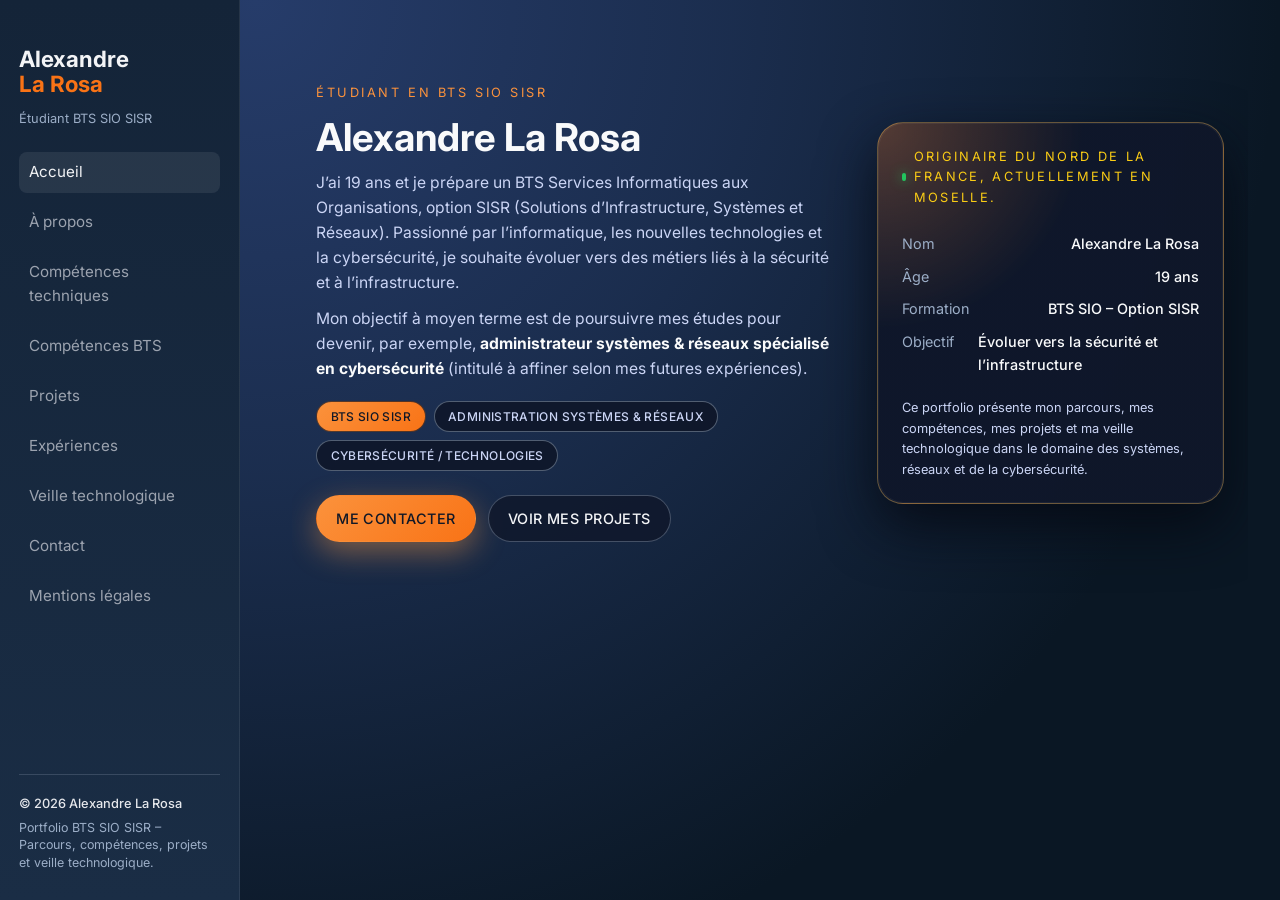
<file: Portfolio/index.html>
<!-- index.html -->
<!DOCTYPE html>
<html lang="fr">
<head>
    <meta charset="UTF-8">
    <title>Portfolio - Alexandre La Rosa</title>
    <meta name="viewport" content="width=device-width, initial-scale=1.0">
    <meta name="description" content="Portfolio d'Alexandre La Rosa, étudiant en BTS SIO SISR, passionné par l'administration systèmes & réseaux et la cybersécurité.">
    <!-- Police Google Fonts (optionnel, peut être modifié) -->
    <link rel="preconnect" href="https://fonts.googleapis.com">
    <link rel="preconnect" href="https://fonts.gstatic.com" crossorigin>
    <link href="https://fonts.googleapis.com/css2?family=Inter:wght@300;400;500;600;700&display=swap" rel="stylesheet">
    
    <link rel="stylesheet" href="css/base.css">
</head>
<body>

    <header class="mobile-header" aria-label="Navigation mobile">
  <button class="mobile-burger" id="mobileBurger" aria-expanded="false" aria-controls="mobileMenu">☰</button>

  <nav class="mobile-menu" id="mobileMenu" aria-hidden="true">
    <a class="mobile-link" href="#accueil">Accueil</a>
    <a class="mobile-link" href="#a-propos">À propos</a>
    <a class="mobile-link" href="#competences-techniques">Compétences techniques</a>
    <a class="mobile-link" href="#competences-bts">Compétences BTS</a>
    <a class="mobile-link" href="#projets">Projets</a>
    <a class="mobile-link" href="#experiences">Expériences</a>
    <a class="mobile-link" href="#veille">Veille technologique</a>
    <a class="mobile-link" href="#contact">Contact</a>
    <a class="mobile-link" href="#mentions-legales">Mentions légales</a>
  </nav>
</header>

<div class="mobile-footer" id="mobileFooter" aria-hidden="true">
  <button class="mobile-footer-fab" id="mobileFooterToggle"
          aria-expanded="false" aria-controls="mobileFooterPanel"
          aria-label="Informations">
    ⓘ
  </button>

  <div class="mobile-footer-panel" id="mobileFooterPanel">
    <div class="mobile-footer-content">
      <div><strong>© 2025 Alexandre La Rosa</strong></div>
      <div style="opacity:.85; margin-top:.5rem;">
        Portfolio BTS SIO SISR – Parcours, compétences, projets et veille technologique.
      </div>
      <div style="opacity:.7; margin-top:.5rem;">Moselle, France</div>
    </div>
  </div>
</div>

    <!-- Sidebar latérale -->
    <aside class="sidebar">
        <div class="sidebar-header">
            <h2>Alexandre<br><span>La Rosa</span></h2>
            <p>Étudiant BTS SIO SISR</p>
        </div>
        <nav class="sidebar-nav">
            <a href="#accueil" class="sidebar-link active">Accueil</a>
            <a href="#a-propos" class="sidebar-link">À propos</a>
            <a href="#competences-techniques" class="sidebar-link">Compétences techniques</a>
            <a href="#competences-bts" class="sidebar-link">Compétences BTS</a>
            <a href="#projets" class="sidebar-link">Projets</a>
            <a href="#experiences" class="sidebar-link">Expériences</a>
            <a href="#veille" class="sidebar-link">Veille technologique</a>
            <a href="#contact" class="sidebar-link">Contact</a>
            <a href="#mentions-legales" class="sidebar-link">Mentions légales</a>
        </nav>
                <footer class="sidebar-footer">
            <p class="sidebar-footer-title">
                © <span id="year"></span> Alexandre La Rosa
            </p>
            <p class="sidebar-footer-note">
                Portfolio BTS SIO SISR – Parcours, compétences, projets et veille technologique.
            </p>
        </footer>
    </aside>

    <!-- Tout le reste du contenu est décalé à droite -->
    <div class="content-wrapper">

    <!-- En-tête avec navigation -->
    <header class="site-header">
        <div class="container nav-container">
            <div class="logo">
                <span class="logo-mark">AL</span>
                <div class="logo-text">
                    <span class="logo-name">Alexandre La Rosa</span>
                    <span class="logo-subtitle">Étudiant BTS SIO SISR</span>
                </div>
            </div>

            <!-- Bouton menu burger pour mobile -->
            <button class="nav-toggle" aria-label="Ouvrir le menu de navigation">
                <span class="nav-toggle-line"></span>
                <span class="nav-toggle-line"></span>
                <span class="nav-toggle-line"></span>
            </button>

            <!-- Navigation principale -->
            <nav class="main-nav">
                <ul class="nav-list">
                    <!-- Liens d'ancrage vers les sections de la page -->
                    <li><a href="#accueil" class="nav-link active">Accueil</a></li>
                    <li><a href="#a-propos" class="nav-link">À propos</a></li>
                    <li><a href="#competences-techniques" class="nav-link">Compétences techniques</a></li>
                    <li><a href="#competences-bts" class="nav-link">Compétences BTS</a></li>
                    <li><a href="#projets" class="nav-link">Projets</a></li>
                    <li><a href="#experiences" class="nav-link">Expériences</a></li>
                    <li><a href="#veille" class="nav-link">Veille technologique</a></li>
                    <li><a href="#contact" class="nav-link">Contact</a></li>
                    <li><a href="#mentions-legales" class="nav-link">Mentions légales</a></li>
                </ul>
            </nav>
        </div>
    </header>

    <!-- Contenu principal -->
    <main>
        <!-- Section Hero / Accueil -->
        <section id="accueil" class="section section-page hero-section">
            <div class="container hero-content">
                <div class="hero-text">
                    <p class="hero-kicker">Étudiant en BTS SIO SISR</p>
                    <h1 class="hero-title">Alexandre La Rosa</h1>
                    <p class="hero-subtitle">
                        J’ai 19 ans et je prépare un BTS Services Informatiques aux Organisations, option SISR 
                        (Solutions d’Infrastructure, Systèmes et Réseaux). Passionné par l’informatique, les 
                        nouvelles technologies et la cybersécurité, je souhaite évoluer vers des métiers liés 
                        à la sécurité et à l’infrastructure.
                    </p>
                    <p class="hero-subtitle">
                        Mon objectif à moyen terme est de poursuivre mes études pour devenir, par exemple, 
                        <strong>administrateur systèmes & réseaux spécialisé en cybersécurité</strong> 
                        (intitulé à affiner selon mes futures expériences).
                    </p>

                    <!-- Badges de présentation rapide -->
                    <div class="hero-badges">
                        <span class="badge badge-main">BTS SIO SISR</span>
                        <span class="badge">Administration systèmes & réseaux</span>
                        <span class="badge">Cybersécurité / Technologies</span>
                    </div>

                    <!-- Boutons d'action -->
                    <div class="hero-actions">
                        <a href="#contact" class="btn btn-primary">Me contacter</a>
                        <a href="#projets" class="btn btn-ghost">Voir mes projets</a>
                    </div>
                </div>

                <!-- Bloc "carte" profil -->
                <aside class="hero-card">
                    <p class="hero-location">
                        <span class="dot"></span>
                        Originaire du Nord de la France, actuellement en Moselle.
                    </p>
                    <dl class="hero-infos">
                        <div class="hero-info-row">
                            <dt>Nom</dt>
                            <dd>Alexandre La Rosa</dd>
                        </div>
                        <div class="hero-info-row">
                            <dt>Âge</dt>
                            <dd>19 ans</dd>
                        </div>
                        <div class="hero-info-row">
                            <dt>Formation</dt>
                            <dd>BTS SIO – Option SISR</dd>
                        </div>
                        <div class="hero-info-row">
                            <dt>Objectif</dt>
                            <dd>Évoluer vers la sécurité et l’infrastructure</dd>
                        </div>
                    </dl>
                    <p class="hero-note">
                        Ce portfolio présente mon parcours, mes compétences, mes projets et ma veille 
                        technologique dans le domaine des systèmes, réseaux et de la cybersécurité.
                    </p>
                </aside>
            </div>
        </section>

        <!-- Section À propos -->
        <section id="a-propos" class="section section-page">
            <div class="container section-header">
                <h2 class="section-title">À propos</h2>
                <p class="section-subtitle">
                    Un profil orienté infrastructure, systèmes, réseaux et sécurité, avec une vraie curiosité pour la technologie.
                </p>
            </div>
            <div class="container about-layout">
                <div class="about-text">
                    <p>
                        Je m’appelle <strong>Alexandre La Rosa</strong>, j’ai <strong>19 ans</strong> et je suis actuellement 
                        étudiant en <strong>BTS SIO, option SISR</strong> (Solutions d’Infrastructure, Systèmes et Réseaux).
                        Passionné par l’informatique et les nouvelles technologies depuis plusieurs années, 
                        je me tourne naturellement vers les métiers de l’infrastructure et de la sécurité.
                    </p>
                    <p>
                        Originaire du <strong>Nord de la France</strong>, je vis aujourd’hui en <strong>Moselle</strong>. 
                        Ces différentes expériences géographiques m’ont permis de développer une bonne capacité 
                        d’adaptation et une ouverture d’esprit utile aussi bien dans les projets techniques que dans 
                        le travail en équipe.
                    </p>
                    <p>
                        À travers mon BTS, mes projets et mes futurs stages, je souhaite renforcer mes compétences 
                        en <strong>administration systèmes & réseaux</strong>, en <strong>virtualisation</strong> et en 
                        <strong>cybersécurité</strong>. Mon projet professionnel est de poursuivre mes études 
                        (licence professionnelle, bachelor, école spécialisée…) afin d’évoluer à terme vers un poste 
                        comme <strong>administrateur systèmes et réseaux</strong> ou <strong>technicien sécurité 
                        infrastructure</strong>.
                    </p>
                </div>

                <div class="about-details-card">
                    <h3 class="card-title">Informations personnelles</h3>
                    <dl class="info-grid">
                        <div class="info-item">
                            <dt>Nom complet</dt>
                            <dd>Alexandre La Rosa</dd>
                        </div>
                        <div class="info-item">
                            <dt>Âge</dt>
                            <dd>19 ans</dd>
                        </div>
                        <div class="info-item">
                            <dt>Formation</dt>
                            <dd>BTS SIO – Option SISR</dd>
                        </div>
                        <div class="info-item">
                            <dt>Localisation</dt>
                            <dd>Moselle, France</dd>
                        </div>
                        <div class="info-item">
                            <dt>Origine</dt>
                            <dd>Nord de la France</dd>
                        </div>
                        <div class="info-item">
                            <dt>Centres d’intérêt</dt>
                            <dd>Informatique, cybersécurité, homelab, nouvelles technologies</dd>
                        </div>
                    </dl>
                </div>
            </div>
        </section>

        <!-- Section Compétences techniques -->
        <section id="competences-techniques" class="section section-page section-alt">
            <div class="container section-header">
                <h2 class="section-title">Compétences techniques</h2>
                <p class="section-subtitle">
                    Un socle de compétences SISR en administration systèmes, réseaux, virtualisation et cybersécurité.
                </p>
            </div>

            <div class="container skills-grid">
                <!-- Carte compétences systèmes -->
                <article class="card skill-card">
                    <h3 class="card-title">Administration systèmes</h3>
                    <p class="card-text">
                        Gestion et configuration de systèmes d’exploitation serveurs et postes clients.
                    </p>
                    <ul class="skill-list">
                        <li>Installation et configuration de <strong>Windows Server</strong> (rôles, services, AD DS, etc.).</li>
                        <li>Utilisation de <strong>Linux</strong> (ligne de commande, services réseaux de base).</li>
                        <li>Gestion des utilisateurs, groupes et permissions.</li>
                        <li>Mise en place de stratégies de base (sécurité, mises à jour).</li>
                    </ul>
                    <div class="skill-level">
                        <span>Maîtrise actuelle</span>
                        <div class="skill-bar">
                            <div class="skill-bar-fill" style="width: 70%;"></div>
                        </div>
                    </div>
                </article>

                <!-- Carte compétences réseaux -->
                <article class="card skill-card">
                    <h3 class="card-title">Réseaux</h3>
                    <p class="card-text">
                        Conception, mise en place et dépannage de réseaux locaux.
                    </p>
                    <ul class="skill-list">
                        <li>Configuration de <strong>VLAN</strong> et de la segmentation réseau.</li>
                        <li>Routage statique et notions de routage dynamique.</li>
                        <li>Services <strong>DHCP</strong>, <strong>DNS</strong> et adressage IP (plan d’adressage).</li>
                        <li>Utilisation de <strong>Packet Tracer</strong> et d’équipements Cisco (simulation / TP).</li>
                    </ul>
                    <div class="skill-level">
                        <span>Maîtrise actuelle</span>
                        <div class="skill-bar">
                            <div class="skill-bar-fill" style="width: 65%;"></div>
                        </div>
                    </div>
                </article>

                <!-- Carte compétences virtualisation -->
                <article class="card skill-card">
                    <h3 class="card-title">Virtualisation & homelab</h3>
                    <p class="card-text">
                        Mise en place d’environnements virtuels pour expérimenter et se former.
                    </p>
                    <ul class="skill-list">
                        <li>Utilisation de <strong>VirtualBox</strong> pour les TP et maquettes.</li>
                        <li>Découverte / utilisation de <strong>VMware</strong> ou <strong>Proxmox</strong> en homelab.</li>
                        <li>Création de machines virtuelles pour tester des services (serveurs, routeurs virtuels, etc.).</li>
                    </ul>
                    <div class="skill-level">
                        <span>Maîtrise actuelle</span>
                        <div class="skill-bar">
                            <div class="skill-bar-fill" style="width: 60%;"></div>
                        </div>
                    </div>
                </article>

                <!-- Carte compétences cybersécurité -->
                <article class="card skill-card">
                    <h3 class="card-title">Notions de cybersécurité</h3>
                    <p class="card-text">
                        Sensibilisation aux risques, bonnes pratiques et sécurisation de base des systèmes et réseaux.
                    </p>
                    <ul class="skill-list">
                        <li>Mise en place de <strong>sauvegardes</strong> (données, configurations).</li>
                        <li>Segmentation du réseau pour limiter les risques.</li>
                        <li>Gestion des mises à jour et correctifs de sécurité.</li>
                        <li>Notions sur les menaces courantes (malwares, ransomware, phishing, etc.).</li>
                    </ul>
                    <div class="skill-level">
                        <span>Maîtrise actuelle</span>
                        <div class="skill-bar">
                            <div class="skill-bar-fill" style="width: 55%;"></div>
                        </div>
                    </div>
                </article>
            </div>
        </section>

        <!-- Section Compétences BTS Blocs -->
<section id="competences-bts" class="section section-page">
    <div class="container section-header">
        <h2 class="section-title">Compétences BTS – Bloc 1 / Bloc 2 / Bloc 3</h2>
        <p class="section-subtitle">
            Synthèse des compétences travaillées dans le cadre du BTS SIO SISR, organisées par blocs. 
        </p>
    </div>

    <div class="container bts-grid">
        <!-- Bloc 1 -->
        <article class="card bts-card flip-card" data-bloc="1">
            <div class="flip-inner">
                <!-- Recto -->
                <div class="flip-face flip-front">
                    <h3 class="card-title">Bloc 1 : Support et mise à disposition de services informatiques</h3>
                    <p class="card-text">
                        Ce bloc couvre l’assistance aux utilisateurs, la mise en production de services et le suivi de leur bon fonctionnement.
                    </p>
                    <ul class="bts-list">
                        <li>Installer et configurer des postes de travail.</li>
                        <li>Assurer le support de premier niveau (diagnostic, résolution de pannes simples).</li>
                        <li>Participer à la mise en place de services (applications métiers, services réseau de base).</li>
                        <li>Documenter les interventions et rédiger des procédures.</li>
                    </ul>
                </div>

                <!-- Verso -->
                <div class="flip-face flip-back">
                    <div class="flip-back-header">
                        <h3 class="card-title">Bloc 1 – Procédures</h3>
                        <p class="card-text">
                            Sélection de procédures types liées au support utilisateur et à la mise à disposition de services.
                        </p>
                    </div>

                    <div class="bts-procedures-list" data-src="procedures/etiquettes/procedures-bloc1.html"></div>

                    <p class="bts-procedures-note">
                        Les liens de téléchargement pointent pour l’instant vers <code>#</code>. 
                        Ils seront à relier aux véritables fichiers PDF des procédures.
                    </p>
                </div>
            </div>
        </article>

        <!-- Bloc 2 -->
        <article class="card bts-card flip-card" data-bloc="2">
            <div class="flip-inner">
                <!-- Recto -->
                <div class="flip-face flip-front">
                    <h3 class="card-title">Bloc 2 : Administration des systèmes et des réseaux</h3>
                    <p class="card-text">
                        Ce bloc est au cœur de l’option SISR : il porte sur la conception, l’administration et la supervision des infrastructures.
                    </p>
                    <ul class="bts-list">
                        <li>Configurer des serveurs (Windows / Linux) et services réseau.</li>
                        <li>Mettre en place des VLAN, du routage et des services d’infrastructure (DHCP, DNS, etc.).</li>
                        <li>Superviser l’état du réseau et des systèmes (outils de monitoring).</li>
                        <li>Participer à la rédaction de la documentation technique.</li>
                    </ul>
                </div>

                <!-- Verso -->
                <div class="flip-face flip-back">
                    <div class="flip-back-header">
                        <h3 class="card-title">Bloc 2 – Procédures</h3>
                        <p class="card-text">
                            Procédures liées à la mise en place, l’administration et la supervision d’infrastructures systèmes et réseaux.
                        </p>
                    </div>

                    <div class="bts-procedures-list" data-src="procedures/etiquettes/procedures-bloc2.html"></div>

                    <p class="bts-procedures-note">
                        Liens de téléchargement à connecter à vos véritables documents de procédures d’administration systèmes et réseaux.
                    </p>
                </div>
            </div>
        </article>

        <!-- Bloc 3 -->
        <article class="card bts-card flip-card" data-bloc="3">
            <div class="flip-inner">
                <!-- Recto -->
                <div class="flip-face flip-front">
                    <h3 class="card-title">Bloc 3 : Cybersécurité des services informatiques</h3>
                    <p class="card-text">
                        Ce bloc traite de la protection des systèmes et des réseaux, de la gestion des risques et de la mise en place de mesures de sécurité.
                    </p>
                    <ul class="bts-list">
                        <li>Appliquer les bonnes pratiques de sécurité sur les postes et serveurs.</li>
                        <li>Mettre en place des politiques de mots de passe et de gestion des accès.</li>
                        <li>Participer à la sécurisation du réseau (segmentation, filtrage de base).</li>
                        <li>Contribuer à la sensibilisation des utilisateurs aux risques (phishing, ransomwares…).</li>
                    </ul>
                </div>

                <!-- Verso -->
                <div class="flip-face flip-back">
                    <div class="flip-back-header">
                        <h3 class="card-title">Bloc 3 – Procédures</h3>
                        <p class="card-text">
                            Exemples de procédures liées à la sécurisation des systèmes, des réseaux et à la réponse aux incidents.
                        </p>
                    </div>

                    <div class="bts-procedures-list" data-src="procedures/etiquettes/procedures-bloc3.html"></div>

                    <p class="bts-procedures-note">
                        Exemple de catalogue de procédures de cybersécurité. À adapter avec vos propres documents et retours de veille.
                    </p>
                </div>
            </div>
        </article>
    </div>
    <div class="container bts-table-wrap" id="btsTableWrap" aria-hidden="true">
  <div class="bts-table-card">
    <h3 class="bts-table-title" id="btsTableTitle">Procédures</h3>
    <div class="bts-table-grid" id="btsTableGrid"></div>
  </div>
</div>
</section>

        <!-- Section Projets -->
        <section id="projets" class="section section-page section-alt">
            <div class="container section-header">
                <h2 class="section-title">Projets</h2>
                <p class="section-subtitle">
                    Projets réalisés dans le cadre du BTS, en autonomie ou en entreprise, mettant en avant les aspects systèmes, réseaux et sécurité.
                </p>
            </div>

            <div class="container projects-grid">
                <!-- Projet BTS / SAÉ -->
                <article class="card project-card">
                    <div class="project-header">
                        <span class="badge badge-bts">Projet BTS / SAÉ</span>
                    </div>
                    <h3 class="card-title">Mise en place d’une infrastructure réseau segmentée</h3>
                    <p class="project-meta">
                        <span>Contexte :</span> Projet de type SAÉ autour de la conception d’un réseau d’entreprise.
                    </p>
                    <p class="card-text">
                        Conception d’un plan d’adressage, configuration de VLAN et de routage entre les différentes 
                        zones (utilisateurs, serveurs, administration). Mise en place des services de base 
                        (DHCP, DNS) et vérification de la connectivité.
                    </p>
                    <p class="card-text">
                        <strong>Ce que j’ai appris :</strong> planification d’un réseau, configuration de commutateurs 
                        et routeurs, importance de la segmentation pour la performance et la sécurité.
                    </p>
                    <div class="project-tags">
                        <span class="tag">VLAN</span>
                        <span class="tag">Routage</span>
                        <span class="tag">DHCP / DNS</span>
                        <span class="tag">Packet Tracer</span>
                    </div>
                    <div class="project-links">
                        <a href="#" class="btn btn-ghost btn-small">Documentation</a>
                        <a href="#" class="btn btn-outline btn-small">GitHub</a>
                    </div>
                </article>

                <!-- Projet personnel -->
                <article class="card project-card">
                    <div class="project-header">
                        <span class="badge badge-personnel">Projet personnel</span>
                    </div>
                    <h3 class="card-title">Homelab virtualisé pour tests systèmes et réseaux</h3>
                    <p class="project-meta">
                        <span>Contexte :</span> Projet personnel de laboratoire virtuel à domicile.
                    </p>
                    <p class="card-text">
                        Mise en place d’un petit homelab avec plusieurs machines virtuelles (serveurs Windows / Linux, 
                        routeur virtuel, poste client) pour expérimenter l’installation de services, la configuration 
                        de rôles et la mise en place d’environnements de test.
                    </p>
                    <p class="card-text">
                        <strong>Ce que j’ai appris :</strong> gestion d’un environnement multi-VM, snapshots, 
                        isolation des environnements de test, bonnes pratiques de base en sécurité.
                    </p>
                    <div class="project-tags">
                        <span class="tag">VirtualBox / VMware</span>
                        <span class="tag">Windows Server</span>
                        <span class="tag">Linux</span>
                        <span class="tag">Homelab</span>
                    </div>
                    <div class="project-links">
                        <a href="#" class="btn btn-ghost btn-small">Documentation</a>
                        <a href="#" class="btn btn-outline btn-small">GitHub</a>
                    </div>
                </article>

                <!-- Projet de stage -->
                <article class="card project-card">
                    <div class="project-header">
                        <span class="badge badge-stage">Projet de stage / entreprise</span>
                    </div>
                    <h3 class="card-title">Participation au support et à l’administration d’un parc informatique</h3>
                    <p class="project-meta">
                        <span>Contexte :</span> Stage de BTS SIO SISR en entreprise (détails à compléter).
                    </p>
                    <p class="card-text">
                        Participation au support aux utilisateurs, à l’installation et à la configuration de postes 
                        et de périphériques, ainsi qu’au suivi de l’état du réseau et des serveurs selon les 
                        procédures internes de l’entreprise.
                    </p>
                    <p class="card-text">
                        <strong>Ce que j’ai appris :</strong> travail en conditions réelles, gestion des priorités, 
                        importance de la communication avec les utilisateurs et de la documentation.
                    </p>
                    <div class="project-tags">
                        <span class="tag">Support</span>
                        <span class="tag">Parc informatique</span>
                        <span class="tag">Procédures</span>
                    </div>
                    <div class="project-links">
                        <a href="#" class="btn btn-ghost btn-small">Documentation</a>
                        <a href="#" class="btn btn-outline btn-small">GitHub</a>
                    </div>
                </article>
            </div>
        </section>

        <!-- Section Expériences / Stages -->
        <section id="experiences" class="section section-page">
            <div class="container section-header">
                <h2 class="section-title">Expériences / Stages</h2>
                <p class="section-subtitle">
                    Stages réalisés (ou à venir) dans le cadre du BTS SIO SISR, orientés support, systèmes et réseaux.
                </p>
            </div>

            <div class="container experiences-timeline">
                <!-- Stage 1ère année -->
                <article class="experience-item">
                    <div class="experience-marker"></div>
                    <div class="experience-content card">
                        <h3 class="card-title">Stage de 1ère année BTS SIO SISR</h3>
                        <p class="experience-meta">
                            <span class="exp-company">Entreprise à préciser</span> • 
                            <span class="exp-location">Lieu à préciser</span> • 
                            <span class="exp-dates">Dates à préciser</span>
                        </p>
                        <p class="card-text">
                            Participation au support utilisateurs, à l’installation de postes et à la résolution 
                            de pannes simples. Découverte du fonctionnement du SI de l’entreprise et des bonnes 
                            pratiques internes.
                        </p>
                        <div class="experience-columns">
                            <div>
                                <h4>Missions principales</h4>
                                <ul>
                                    <li>Installation et configuration de postes de travail.</li>
                                    <li>Support de premier niveau (incidents simples, demandes courantes).</li>
                                    <li>Application des procédures internes de l’entreprise.</li>
                                </ul>
                            </div>
                            <div>
                                <h4>Environnement technique</h4>
                                <ul>
                                    <li>Postes Windows, imprimantes, périphériques.</li>
                                    <li>Serveurs Windows / Linux (lecture / observation).</li>
                                    <li>Outils de ticketing ou de suivi (à préciser).</li>
                                </ul>
                            </div>
                        </div>
                    </div>
                </article>

                <!-- Stage 2ème année -->
                <article class="experience-item">
                    <div class="experience-marker"></div>
                    <div class="experience-content card">
                        <h3 class="card-title">Stage de 2ème année BTS SIO SISR</h3>
                        <p class="experience-meta">
                            <span class="exp-company">Entreprise à préciser</span> • 
                            <span class="exp-location">Lieu à préciser</span> • 
                            <span class="exp-dates">Dates à préciser</span>
                        </p>
                        <p class="card-text">
                            Stage plus orienté administration systèmes et réseaux, avec participation à la mise 
                            en place ou à l’évolution de services d’infrastructure et à la sécurisation d’éléments du SI.
                        </p>
                        <div class="experience-columns">
                            <div>
                                <h4>Missions principales</h4>
                                <ul>
                                    <li>Participation à la configuration de serveurs ou services réseau.</li>
                                    <li>Contribution à la documentation technique interne.</li>
                                    <li>Prise en charge de tickets liés à l’infrastructure.</li>
                                </ul>
                            </div>
                            <div>
                                <h4>Environnement technique</h4>
                                <ul>
                                    <li>Serveurs Windows / Linux, Active Directory.</li>
                                    <li>Équipements réseau (switchs, routeurs, bornes Wi-Fi).</li>
                                    <li>Outils de supervision ou de sauvegarde (à préciser).</li>
                                </ul>
                            </div>
                        </div>
                    </div>
                </article>
            </div>
        </section>

        <!-- Section Veille technologique -->
        <section id="veille" class="section section-page section-alt">
            <div class="container section-header">
                <h2 class="section-title">Veille technologique</h2>
                <p class="section-subtitle">
                    Une veille orientée cybersécurité et sécurité des infrastructures pour rester informé des menaces et des bonnes pratiques.
                </p>
            </div>

            <div class="container veille-layout">
                <div class="card veille-card">
                    <h3 class="card-title">Thématique de veille (exemple)</h3>
                    <p class="card-text">
                        Ma veille technologique est principalement orientée vers la <strong>cybersécurité</strong> et plus 
                        particulièrement vers les menaces qui touchent les infrastructures : <strong>ransomwares</strong>, 
                        <strong>cryptojacking</strong>, attaques sur les services exposés, failles sur les protocoles utilisés 
                        dans les réseaux d’entreprise, etc.
                    </p>
                    <p class="card-text">
                        L’objectif de cette veille est de comprendre comment les attaques fonctionnent, quels sont les 
                        vecteurs d’intrusion les plus fréquents et quelles <strong>bonnes pratiques</strong> peuvent être mises 
                        en place dès le niveau BTS pour limiter les risques (segmentation réseau, sauvegardes, mises à jour, 
                        durcissement des systèmes, sensibilisation des utilisateurs).
                    </p>
                </div>

                <div class="veille-side">
                    <div class="card veille-card">
                        <h3 class="card-title">Sources de veille</h3>
                        <ul class="veille-list">
                            <li>Sites spécialisés en cybersécurité (blogs, portails d’actualités).</li>
                            <li>Bulletins d’alerte de type <strong>CERT-FR</strong> ou éditeurs de solutions de sécurité.</li>
                            <li>Chaînes YouTube techniques sur la sécurité, l’administration systèmes et réseaux.</li>
                            <li>Forums et communautés (Stack Overflow, Reddit, communautés francophones, etc.).</li>
                            <li>Réseaux sociaux professionnels (LinkedIn) et newsletters spécialisées.</li>
                        </ul>
                    </div>

                    <div class="card veille-card">
                        <h3 class="card-title">Apports de la veille</h3>
                        <ul class="veille-list">
                            <li>Mieux comprendre les menaces actuelles et leurs impacts sur les SI.</li>
                            <li>Identifier des idées de <strong>projets techniques</strong> (homelab, TP de sécurité, scripts).</li>
                            <li>Mettre à jour mes connaissances en fonction des nouvelles vulnérabilités et correctifs.</li>
                            <li>Adopter progressivement des réflexes de sécurité dans tous mes projets BTS.</li>
                        </ul>
                    </div>
                </div>
            </div>
        </section>

        <!-- Section Contact -->
        <section id="contact" class="section section-page">
            <div class="container section-header">
                <h2 class="section-title">Contact</h2>
                <p class="section-subtitle">
                    Intéressé par mon profil pour un stage, une alternance ou une poursuite d’études ? N’hésitez pas à me contacter.
                </p>
            </div>

            <div class="container contact-layout">
               
                <!-- Coordonnées -->
                <div class="card contact-info-card">
                    <h3 class="card-title">Coordonnées</h3>
                    <ul class="contact-list">
                        <li>
                            <span class="contact-label">Nom :</span>
                            <span class="contact-value">Alexandre La Rosa</span>
                        </li>
                        <li>
                            <span class="contact-label">E-mail :</span>
                            <span class="contact-value"><a href="mailto:prenom.nom@example.com">prenom.nom@example.com</a></span>
                        </li>
                        <li>
                            <span class="contact-label">Localisation :</span>
                            <span class="contact-value">Moselle, France (originaire du Nord)</span>
                        </li>
                    </ul>
                    <div class="contact-links">
    <a href="https://www.linkedin.com/in/alexandre-la-rosa-4a8455278/" target="_blank" class="btn btn-outline contact-link">
        Profil LinkedIn
    </a>
    <a href="https://github.com/BR10N-1890" target="_blank" class="btn btn-outline contact-link">
        Profil GitHub
    </a>
</div>
                    <p class="contact-note">
                        Liens à adapter avec mes profils réels une fois créés ou finalisés.
                    </p>
                </div>

                <!-- Formulaire de contact (maquette) -->
                <div class="card contact-form-card">
                    <h3 class="card-title">Formulaire de contact (maquette)</h3>
                    <form class="contact-form">
                        <!-- Champ nom -->
                        <div class="form-group">
                            <label for="nom">Nom / Prénom</label>
                            <input type="text" id="nom" name="nom" placeholder="Votre nom" required>
                        </div>
                        <!-- Champ e-mail -->
                        <div class="form-group">
                            <label for="email">Adresse e-mail</label>
                            <input type="email" id="email" name="email" placeholder="votre.email@example.com" required>
                        </div>
                        <!-- Champ sujet -->
                        <div class="form-group">
                            <label for="sujet">Sujet</label>
                            <input type="text" id="sujet" name="sujet" placeholder="Objet de votre message" required>
                        </div>
                        <!-- Champ message -->
                        <div class="form-group">
                            <label for="message">Message</label>
                            <textarea id="message" name="message" rows="5" placeholder="Votre message..." required></textarea>
                        </div>
                        <!-- Bouton envoyer (maquette) -->
                        <button type="submit" class="btn btn-primary">Envoyer (maquette)</button>
                        <p class="form-note">
                            Note : Ce formulaire est une <strong>maquette HTML</strong>. Pour un envoi réel, il faudra 
                            ajouter un traitement côté serveur (par exemple en <strong>PHP</strong>) ou utiliser un 
                            service tiers de gestion de formulaires.
                        </p>
                    </form>
                </div>
            </div>
        </section>

    <!-- Section Mentions légales -->
<section id="mentions-legales" class="section section-page">
    <div class="container section-header">
        <h2 class="section-title">Mentions légales</h2>
        <p class="section-subtitle">
            Informations légales relatives à ce portfolio étudiant. Ce contenu est fourni à titre indicatif 
            et pourra être adapté en fonction de l’hébergement et des obligations légales applicables.
        </p>
    </div>

    <div class="container">
        <div class="card">
            <h3 class="card-title">Éditeur du site</h3>
            <p class="card-text">
                Ce site est un <strong>portfolio personnel</strong> réalisé dans le cadre de mes études en 
                <strong>BTS SIO, option SISR</strong>.
            </p>
            <p class="card-text">
                <strong>Éditeur :</strong> Alexandre La Rosa<br>
                <strong>Statut :</strong> Étudiant<br>
                <strong>Adresse :</strong> (à compléter) – Moselle, France<br>
                <strong>E-mail de contact :</strong> prenom.nom@example.com
            </p>

            <h3 class="card-title" style="margin-top:1.5rem;">Hébergement du site</h3>
            <p class="card-text">
                Le site est actuellement hébergé sur&nbsp;:
            </p>
            <p class="card-text">
                <em>(Nom de l’hébergeur, adresse postale et coordonnées à compléter en fonction de l’hébergement réel.)</em>
            </p>

            <h3 class="card-title" style="margin-top:1.5rem;">Propriété intellectuelle</h3>
            <p class="card-text">
                L’ensemble des contenus présents sur ce site (textes, présentations, mises en page, 
                éléments graphiques réalisés par moi-même, etc.) sont destinés à un usage personnel, 
                pédagogique et professionnel (recrutement, jury d’examen, poursuite d’études).
            </p>
            <p class="card-text">
                Toute réutilisation ou reproduction importante des contenus devra faire l’objet d’un accord 
                préalable de l’éditeur du site.
            </p>

            <h3 class="card-title" style="margin-top:1.5rem;">Données personnelles</h3>
            <p class="card-text">
                Ce site ne collecte pas de données personnelles à l’insu des visiteurs. Les seules informations 
                susceptibles d’être recueillies sont celles transmises volontairement via le formulaire de contact 
                ou par e-mail.
            </p>
            <p class="card-text">
                Ces informations sont utilisées uniquement afin de répondre aux demandes de contact et ne sont ni 
                revendues ni transmises à des tiers, sauf obligation légale. Vous pouvez demander la modification 
                ou la suppression des informations vous concernant en me contactant à l’adresse e-mail indiquée ci-dessus.
            </p>

            <h3 class="card-title" style="margin-top:1.5rem;">Cookies</h3>
            <p class="card-text">
                <strong>Aucun cookie n’est utilisé à des fins de suivi ou de mesure d’audience.</strong> 
                Le site ne met pas en œuvre, à ce stade, de traceurs publicitaires ou analytiques.
            </p>

            <h3 class="card-title" style="margin-top:1.5rem;">Responsabilité</h3>
            <p class="card-text">
                Ce site a pour objectif de présenter mon profil, mon parcours et mes compétences en tant qu’étudiant. 
                Malgré le soin apporté au contenu, des erreurs ou imprécisions peuvent subsister. Si vous constatez 
                une information incorrecte ou un lien non fonctionnel, vous pouvez me le signaler par e-mail.
            </p>
        </div>
    </div>
</section>
</main>

    <!-- Script JS -->
    <script src="js/app.js"></script>
</body>
</html>
</file>
<file: Portfolio/css/base.css>
/* style.css */

/* 
    Feuille de styles principale du portfolio d'Alexandre La Rosa.
    Thème sobre et chaleureux, avec des touches d’orange / jaune.
*/

:root {
    /* Fonds */
    --bg-body: #050b18;              /* Fond global : bleu nuit mais moins noir */
    --bg-section-alt: #0b1727;       /* Fond alternatif */
    --bg-card: #15253c;              /* Cartes un peu plus claires */
    --bg-card-soft: #121f33;

    /* Accents */
    --accent: #f97316;
    --accent-soft: rgba(249, 115, 22, 0.16);
    --accent-strong: #fb923c;
    --accent-yellow: #facc15;

    /* Texte */
    --text-main: #f3f4f6;
    --text-muted: #cbd5f5;           /* gris bleuté bien lisible */
    --text-soft: #9caec7;

    /* Bordures / ombres */
    --border-soft: #23354a;
    --shadow-soft: 0 22px 55px rgba(5, 10, 20, 0.9);

    --radius-lg: 20px;
    --radius-md: 14px;
    --radius-pill: 999px;
    --nav-height: 72px;
    --container-width: 1120px;
    --transition-fast: 0.2s ease;
    --transition-normal: 0.25s ease;
}

/* Réinitialisation / base */
*,
*::before,
*::after {
    box-sizing: border-box;
}

html {
    scroll-behavior: smooth;
    height: 100%;
}

body {
    margin: 0;
    height: 100%;
    font-family: 'Inter', system-ui, -apple-system, BlinkMacSystemFont, 'Segoe UI', sans-serif;

    /* Fond uniforme + halo en haut à gauche */
    background-color: #0a1724;  /* couleur de base, partout */
    background-image: radial-gradient(
        circle at 20% 0%,
        #263c6a 0,
        rgba(38, 60, 106, 0.6) 35%,
        transparent 75%
    );
    background-repeat: no-repeat;
    background-attachment: fixed;

    color: var(--text-main);
    line-height: 1.6;
    display: flex;
    flex-direction: column;
}

main {
    flex: 1 0 auto;   /* pousse le footer vers le bas */
}

/* Lien par défaut */
a {
    color: inherit;
    text-decoration: none;
}

a:hover {
    text-decoration: none;
}

/* Conteneur principal pour limiter la largeur */
.container {
    width: 100%;
    max-width: var(--container-width);
    margin: 0 auto;
    padding: 0 1.5rem;
}

/* Sections globales */
.section {
    padding: 5rem 0;
    position: relative;
}

.section-alt {
    background: transparent;   /* plus aucune différence de fond */
}

/* Titres de section */
.section-header {
    text-align: center;
    margin-bottom: 3rem;
}

.section-title {
    font-size: 2rem;
    margin: 0 0 0.75rem;
    letter-spacing: 0.03em;
    text-transform: uppercase;
    color: #f9fafb;
}

.section-subtitle {
    max-width: 650px;
    margin: 0 auto;
    color: var(--text-muted);
    font-size: 0.95rem;
}

/* Cartes génériques */
.card {
    background: linear-gradient(135deg, rgba(26, 41, 66, 0.98), rgba(21, 37, 63, 0.96));
    border-radius: var(--radius-lg);
    padding: 1.75rem 1.5rem;
    border: 1px solid rgba(148, 163, 184, 0.14);
    box-shadow: 0 18px 45px rgba(5, 10, 20, 0.85);
    position: relative;
    overflow: hidden;
}

.card::before {
    content: "";
    position: absolute;
    inset: 0;
    background: radial-gradient(circle at top left, rgba(249, 115, 22, 0.1), transparent 55%);
    opacity: 0;
    transition: opacity var(--transition-normal);
    pointer-events: none;
}

.card:hover::before {
    opacity: 1;
}

.card-title {
    font-size: 1.1rem;
    margin: 0 0 0.75rem;
    color: #f9fafb;
}

.card-text {
    font-size: 0.95rem;
    color: var(--text-muted);
    margin: 0 0 0.75rem;
}

/* Badges génériques */
.badge {
    display: inline-flex;
    align-items: center;
    padding: 0.3rem 0.85rem;
    border-radius: var(--radius-pill);
    font-size: 0.75rem;
    font-weight: 500;
    letter-spacing: 0.03em;
    text-transform: uppercase;
    background: rgba(15, 23, 42, 0.9);
    border: 1px solid rgba(148, 163, 184, 0.5);
    color: var(--text-muted);
    gap: 0.35rem;
}

/* Badge principal (orange) */
.badge-main {
    background: linear-gradient(135deg, #fb923c, #f97316);
    border-color: rgba(15, 23, 42, 0.7);
    color: #111827;
}

/* Boutons */
.btn {
    display: inline-flex;
    align-items: center;
    justify-content: center;
    padding: 0.7rem 1.2rem;
    border-radius: var(--radius-pill);
    font-size: 0.9rem;
    font-weight: 500;
    letter-spacing: 0.03em;
    text-transform: uppercase;
    border: 1px solid transparent;
    cursor: pointer;
    transition: transform var(--transition-fast), box-shadow var(--transition-fast), background var(--transition-fast), border-color var(--transition-fast), color var(--transition-fast);
    white-space: nowrap;
}

.btn-primary {
    background: linear-gradient(135deg, #fb923c, #f97316);
    color: #111827;
    box-shadow: 0 10px 30px rgba(248, 155, 72, 0.45);
}

.btn-primary:hover {
    transform: translateY(-1px);
    box-shadow: 0 14px 35px rgba(248, 155, 72, 0.6);
}

.btn-ghost {
    background: rgba(15, 23, 42, 0.8);
    color: var(--text-main);
    border-color: rgba(148, 163, 184, 0.4);
}

.btn-ghost:hover {
    background: rgba(15, 23, 42, 0.95);
    border-color: var(--accent);
}

.btn-outline {
    background: transparent;
    border-color: rgba(148, 163, 184, 0.5);
    color: var(--text-muted);
}

.btn-outline:hover {
    border-color: var(--accent);
    color: #f9fafb;
}

.btn-small {
    padding: 0.45rem 0.9rem;
    font-size: 0.75rem;
}

/* ============================
   HEADER & NAVIGATION
   ============================ */

.site-header {
    position: sticky;
    top: 0;
    z-index: 50;
    backdrop-filter: blur(18px);
    -webkit-backdrop-filter: blur(18px);
    background: linear-gradient(to bottom, rgba(15, 23, 42, 0.9), rgba(15, 23, 42, 0.88));
    border-bottom: 1px solid rgba(148, 163, 184, 0.18);
}

.nav-container {
    display: flex;
    align-items: center;
    justify-content: space-between;
    height: var(--nav-height);
}

/* Logo */
.logo {
    display: flex;
    align-items: center;
    gap: 0.7rem;
}

.logo-mark {
    width: 34px;
    height: 34px;
    border-radius: 40%;
    background: radial-gradient(circle at 30% 0%, var(--accent-yellow), var(--accent));
    display: inline-flex;
    align-items: center;
    justify-content: center;
    font-weight: 700;
    font-size: 0.9rem;
    color: #111827;
    box-shadow: 0 10px 25px rgba(249, 115, 22, 0.6);
}

.logo-text {
    display: flex;
    flex-direction: column;
    line-height: 1.2;
}

.logo-name {
    font-size: 0.95rem;
    font-weight: 600;
    color: #f9fafb;
}

.logo-subtitle {
    font-size: 0.75rem;
    color: var(--text-soft);
}

/* Navigation */
.main-nav {
    display: flex;
}

.nav-list {
    display: flex;
    align-items: center;
    gap: 1.3rem;
    list-style: none;
    margin: 0;
    padding: 0;
}

.nav-link {
    position: relative;
    font-size: 0.85rem;
    text-transform: uppercase;
    letter-spacing: 0.11em;
    color: var(--text-soft);
    padding: 0.35rem 0;
}

.nav-link::after {
    content: "";
    position: absolute;
    left: 0;
    bottom: -0.25rem;
    width: 0;
    height: 2px;
    border-radius: 999px;
    background: linear-gradient(90deg, #fb923c, #facc15);
    transition: width var(--transition-normal);
}

.nav-link:hover {
    color: var(--text-main);
}

.nav-link.active {
    color: #f9fafb;
}

.nav-link.active::after {
    width: 100%;
}

/* Bouton menu burger (caché en desktop) */
.nav-toggle {
    display: none;
    width: 40px;
    height: 40px;
    border-radius: 999px;
    border: 1px solid rgba(148, 163, 184, 0.4);
    background: radial-gradient(circle at top left, rgba(249, 115, 22, 0.1), rgba(15, 23, 42, 0.95));
    cursor: pointer;
    padding: 0;
    justify-content: center;
    align-items: center;
    flex-direction: column;
    gap: 0.3rem;
    transition: border-color var(--transition-fast), background var(--transition-fast), transform var(--transition-fast);
}

.nav-toggle:hover {
    border-color: var(--accent);
    transform: translateY(-1px);
}

.nav-toggle-line {
    width: 18px;
    height: 2px;
    border-radius: 999px;
    background: #e5e7eb;
    transition: transform var(--transition-fast), opacity var(--transition-fast);
}

/* ============================
   SECTION HERO / ACCUEIL
   ============================ */

.hero-section {
    padding-top: 5.5rem;
    padding-bottom: 4.5rem;

    /* occupe au minimum presque toute la hauteur de l'écran */
    min-height: calc(100vh - 140px);

    /* centre verticalement le contenu dans la section */
    display: flex;
    align-items: center;
}

.hero-content {
    display: grid;
    grid-template-columns: minmax(0, 1.8fr) minmax(0, 1.2fr);
    gap: 2.5rem;
    align-items: center;
}

/* Texte principal */
.hero-kicker {
    text-transform: uppercase;
    letter-spacing: 0.2em;
    font-size: 0.8rem;
    color: var(--accent-strong);
    margin: 0 0 0.75rem;
}

.hero-title {
    margin: 0 0 0.75rem;
    font-size: 2.4rem;
    line-height: 1.1;
    color: #f9fafb;
}

.hero-subtitle {
    margin: 0 0 0.65rem;
    font-size: 0.98rem;
    color: var(--text-muted);
}

.hero-subtitle strong {
    color: #f9fafb;
}

/* Badges hero */
.hero-badges {
    display: flex;
    flex-wrap: wrap;
    gap: 0.5rem;
    margin: 1.25rem 0 1.5rem;
}

/* Boutons hero */
.hero-actions {
    display: flex;
    flex-wrap: wrap;
    gap: 0.75rem;
}

/* Carte latérale hero */
.hero-card {
    position: relative;
    border-radius: 26px;
    padding: 1.5rem 1.5rem 1.4rem;
    background: radial-gradient(circle at top left, rgba(249, 115, 22, 0.28), rgba(15, 23, 42, 0.98) 40%);
    border: 1px solid rgba(248, 189, 89, 0.38);
    box-shadow: var(--shadow-soft);
}

.hero-card::after {
    content: "";
    position: absolute;
    inset: 0;
    border-radius: inherit;
    border: 1px solid rgba(248, 250, 252, 0.05);
    pointer-events: none;
}

.hero-location {
    display: flex;
    align-items: center;
    font-size: 0.8rem;
    color: var(--accent-yellow);
    margin: 0 0 1.2rem;
    text-transform: uppercase;
    letter-spacing: 0.18em;
}

.dot {
    width: 8px;
    height: 8px;
    border-radius: 999px;
    background: #22c55e;
    margin-right: 0.5rem;
    box-shadow: 0 0 12px rgba(34, 197, 94, 0.9);
}

/* Infos du hero (liste de définitions) */
.hero-infos {
    margin: 0 0 1.1rem;
}

.hero-info-row {
    display: flex;
    justify-content: space-between;
    align-items: baseline;
    gap: 1.5rem;
    padding: 0.3rem 0;
    font-size: 0.9rem;
}

.hero-info-row dt {
    color: var(--text-soft);
}

.hero-info-row dd {
    margin: 0;
    font-weight: 500;
    color: #f9fafb;
}

.hero-note {
    margin: 0;
    font-size: 0.8rem;
    color: var(--text-muted);
}

/* ============================
   SECTION À PROPOS
   ============================ */

.about-layout {
    display: grid;
    grid-template-columns: minmax(0, 1.7fr) minmax(0, 1.3fr);
    gap: 2.5rem;
}

.about-text p {
    margin-bottom: 0.9rem;
    font-size: 0.97rem;
    color: var(--text-muted);
}

.about-text strong {
    color: #f9fafb;
}

/* Carte infos personnelles */
.about-details-card {
    border-radius: var(--radius-lg);
    padding: 1.75rem 1.5rem;
    background: linear-gradient(135deg, rgba(15, 23, 42, 0.98), rgba(15, 23, 42, 0.96));
    border: 1px solid rgba(148, 163, 184, 0.25);
    box-shadow: var(--shadow-soft);
}

.info-grid {
    display: grid;
    grid-template-columns: minmax(0, 1fr);
    gap: 0.65rem;
    margin: 0;
}

.info-item dt {
    font-size: 0.75rem;
    letter-spacing: 0.12em;
    text-transform: uppercase;
    color: var(--text-soft);
    margin-bottom: 0.25rem;
}

.info-item dd {
    margin: 0;
    font-size: 0.95rem;
    color: #f9fafb;
}

/* ============================
   SECTION COMPÉTENCES BTS
   ============================ */

.bts-grid {
    display: grid;
    grid-template-columns: repeat(3, minmax(0, 1fr));
    gap: 1.5rem;
}

/* Tableau des procédures sous les cartes */
.bts-table-wrap {
  margin-top: 1.5rem;
  display: none;              /* caché par défaut */
}

.bts-table-wrap.is-visible {
  display: block;
}

.bts-table-card {
  max-width: 980px;
  margin: 0 auto;
  padding: 1.25rem;
  border-radius: var(--radius-lg);
  background: linear-gradient(135deg, rgba(15, 23, 42, 0.92), rgba(15, 23, 42, 0.85));
  border: 1px solid rgba(255, 255, 255, 0.08);
  box-shadow: 0 18px 40px rgba(0, 0, 0, 0.35);
}

.bts-table-title {
  margin: 0 0 1rem 0;
}

.bts-table-grid {
  display: grid;
  grid-template-columns: repeat(3, minmax(0, 1fr)); /* 3 colonnes */
  gap: 0.9rem;
}

.bts-cell {
  padding: 0.9rem;
  border-radius: 14px;
  background: rgba(2, 6, 23, 0.45);
  border: 1px solid rgba(255, 255, 255, 0.08);
}

.cell-title {
  font-size: 0.9rem;
  color: var(--text-soft);
  margin-bottom: 0.6rem;
  line-height: 1.35;
}

@media (max-width: 980px) {
  .bts-table-grid { grid-template-columns: repeat(2, minmax(0, 1fr)); }
}

@media (max-width: 640px) {
  .bts-table-grid { grid-template-columns: 1fr; }
}

/* Carte principale BTS avec effet "flip" */
.bts-card {
    padding: 0;                   /* géré à l’intérieur */
    height: 520px;                /* assez de place pour le texte */
    perspective: 1400px;          /* profondeur 3D */
    cursor: pointer;
    overflow: visible;
}

/* Conteneur interne qui tourne */
.flip-inner {
    position: relative;
    width: 100%;
    height: 100%;
    border-radius: var(--radius-lg);
    transform-style: preserve-3d;
    transition: transform 0.6s cubic-bezier(0.33, 1, 0.68, 1);
    will-change: transform;
}

/* Utilisé pour remettre une carte à l'état initial sans animation */
.flip-inner.no-transition {
    transition: none !important;
}

/* Faces recto / verso communes */
.flip-face {
    position: absolute;
    inset: 0;
    padding: 1.6rem 1.6rem 2rem;  /* marge en bas généreuse */
    border-radius: var(--radius-lg);
    backface-visibility: hidden;
    -webkit-backface-visibility: hidden;
    background: inherit;
    display: flex;
    flex-direction: column;
}

/* Recto : carte “classique” */
.flip-front {
    background: linear-gradient(135deg, rgba(15, 23, 42, 0.98), rgba(15, 23, 42, 0.94));
    transform: rotateY(0deg);
}

/* Verso : accentuation orangée */
.flip-back {
    transform: rotateY(180deg);
    background: radial-gradient(circle at top left, rgba(249, 115, 22, 0.16), rgba(15, 23, 42, 0.98));
}

.flip-card:hover .flip-inner {
    transform: none;
}

/* Liste de compétences sur le recto (sans scroll) */
.bts-list {
    margin: 0.75rem 0 1rem;
    padding-left: 1rem;
    font-size: 0.9rem;
    color: var(--text-muted);
    line-height: 1.45;
}

.bts-list li {
    margin-bottom: 0.35rem;
}

/* Texte “Cliquez sur la carte …” collé en bas */
.bts-flip-hint {
    margin-top: auto;
    font-size: 0.8rem;
    color: var(--text-soft);
    padding-top: 0.4rem;
}

/* On désactive l’effet de halo des .card pour éviter un flash pendant le flip */
.bts-card::before {
    content: none;
}

/* Verso : liste de procédures avec scroll interne */
.flip-back-header {
    margin-bottom: 0.6rem;
}

.bts-procedures-list {
    margin-top: 0.4rem;
    display: flex;
    flex-direction: column;
    gap: 0.4rem;
    max-height: 260px;        /* zone scrollable pour les 30 procédures */
    overflow-y: auto;
    padding-right: 0.25rem;
}

/* Scrollbar discrète */
.bts-procedures-list::-webkit-scrollbar {
    width: 6px;
}
.bts-procedures-list::-webkit-scrollbar-track {
    background: rgba(15, 23, 42, 0.9);
}
.bts-procedures-list::-webkit-scrollbar-thumb {
    background: rgba(148, 163, 184, 0.7);
    border-radius: 999px;
}

/* Sous-cartes de procédures */
.procedure-card {
    display: flex;
    align-items: center;
    justify-content: space-between;
    gap: 0.5rem;
    padding: 0.45rem 0.6rem;
    border-radius: 0.9rem;
    background: rgba(15, 23, 42, 0.97);
    border: 1px solid rgba(55, 65, 81, 0.9);
}

.procedure-title {
    font-size: 0.8rem;
    color: #e5e7eb;
}

.procedure-download {
    font-size: 0.7rem;
    padding: 0.3rem 0.7rem;
}

/* Note en bas du verso */
.bts-procedures-note {
    margin-top: 0.7rem;
    font-size: 0.8rem;
    color: var(--text-soft);
}

/* Responsive */
@media (max-width: 1024px) {
    .bts-grid {
        grid-template-columns: repeat(2, minmax(0, 1fr));
    }
}

@media (max-width: 768px) {
    .bts-grid {
        grid-template-columns: minmax(0, 1fr);
    }

    .bts-card {
        height: 440px;
    }
}

/* ============================
   SECTION PROJETS
   ============================ */

.projects-grid {
    display: grid;
    grid-template-columns: repeat(3, minmax(0, 1fr));
    gap: 1.5rem;
}

.project-card {
    padding: 1.6rem 1.4rem 1.5rem;
}

.project-header {
    display: flex;
    justify-content: flex-start;
    margin-bottom: 0.9rem;
}

/* Badges pour type de projet */
.badge-bts {
    background: rgba(56, 189, 248, 0.12);
    border-color: rgba(56, 189, 248, 0.7);
    color: #e0f2fe;
}

.badge-personnel {
    background: rgba(52, 211, 153, 0.12);
    border-color: rgba(52, 211, 153, 0.8);
    color: #dcfce7;
}

.badge-stage {
    background: rgba(249, 115, 22, 0.14);
    border-color: rgba(249, 115, 22, 0.8);
    color: #fed7aa;
}

.project-meta {
    font-size: 0.83rem;
    color: var(--text-soft);
    margin: 0 0 0.6rem;
}

.project-meta span {
    font-weight: 500;
    color: #e5e7eb;
}

.project-tags {
    display: flex;
    flex-wrap: wrap;
    gap: 0.35rem;
    margin: 0.5rem 0 0.8rem;
}

.tag {
    font-size: 0.72rem;
    padding: 0.2rem 0.6rem;
    border-radius: 999px;
    background: rgba(15, 23, 42, 0.95);
    border: 1px solid rgba(55, 65, 81, 0.9);
    color: var(--text-soft);
}

/* Liens de projet */
.project-links {
    display: flex;
    flex-wrap: wrap;
    gap: 0.5rem;
}

/* ============================
   SECTION EXPÉRIENCES / STAGES
   ============================ */

.experiences-timeline {
    position: relative;
    padding-left: 1.2rem;
}

/* Ligne verticale de la timeline */
.experiences-timeline::before {
    content: "";
    position: absolute;
    left: 0.65rem;
    top: 0;
    bottom: 0;
    width: 2px;
    background: linear-gradient(to bottom, rgba(249, 115, 22, 0.3), rgba(148, 163, 184, 0.15));
}

/* Élément d’expérience */
.experience-item {
    position: relative;
    margin-bottom: 2.3rem;
}

/* Marqueur rond sur la timeline */
.experience-marker {
    position: absolute;
    left: 0;
    top: 0.9rem;
    width: 12px;
    height: 12px;
    border-radius: 999px;
    border: 2px solid rgba(15, 23, 42, 1);
    background: radial-gradient(circle, #facc15, #f97316);
    box-shadow: 0 0 0 3px rgba(249, 115, 22, 0.25);
}

/* Contenu de l’expérience */
.experience-content {
    margin-left: 1.9rem;
    padding: 1.5rem 1.4rem 1.4rem;
}

.experience-meta {
    font-size: 0.83rem;
    color: var(--text-soft);
    margin: 0.2rem 0 0.7rem;
}

.experience-columns {
    display: grid;
    grid-template-columns: repeat(2, minmax(0, 1fr));
    gap: 1.5rem;
    margin-top: 0.9rem;
}

.experience-columns h4 {
    font-size: 0.9rem;
    margin: 0 0 0.4rem;
    color: #f9fafb;
}

.experience-columns ul {
    margin: 0;
    padding-left: 1rem;
    font-size: 0.88rem;
    color: var(--text-muted);
}

.experience-columns li {
    margin-bottom: 0.25rem;
}

/* ============================
   SECTION VEILLE TECHNO
   ============================ */

.veille-layout {
    display: grid;
    grid-template-columns: minmax(0, 1.7fr) minmax(0, 1.3fr);
    gap: 2rem;
}

.veille-card {
    padding: 1.5rem 1.4rem;
}

.veille-list {
    margin: 0.4rem 0 0;
    padding-left: 1rem;
    font-size: 0.9rem;
    color: var(--text-muted);
}

.veille-list li {
    margin-bottom: 0.35rem;
}

/* ============================
   SECTION CONTACT
   ============================ */

.contact-layout {
    display: grid;
    grid-template-columns: minmax(0, 1.1fr) minmax(0, 1.5fr);
    gap: 2.2rem;
}

.contact-info-card,
.contact-form-card {
    padding: 1.7rem 1.5rem;
}

.contact-list {
    list-style: none;
    margin: 0 0 1rem;
    padding: 0;
    font-size: 0.93rem;
}

.contact-list li {
    margin-bottom: 0.5rem;
}

.contact-label {
    display: inline-block;
    width: 110px;
    color: var(--text-soft);
}

.contact-value a {
    color: #bfdbfe;
}

.contact-links {
    display: flex;
    flex-wrap: wrap;
    gap: 0.5rem;
    margin-bottom: 0.6rem;
}

.contact-link {
    font-size: 0.8rem;
}

.contact-note {
    font-size: 0.82rem;
    color: var(--text-soft);
}

/* Formulaire */
.contact-form {
    display: grid;
    gap: 0.9rem;
}

.form-group {
    display: flex;
    flex-direction: column;
    gap: 0.25rem;
}

.form-group label {
    font-size: 0.85rem;
    color: var(--text-main);
}

.contact-form input,
.contact-form textarea {
    border-radius: 0.75rem;
    border: 1px solid rgba(31, 41, 55, 0.95);
    background: rgba(15, 23, 42, 0.92);
    color: var(--text-main);
    padding: 0.6rem 0.7rem;
    font-size: 0.9rem;
    outline: none;
    transition: border-color var(--transition-fast), box-shadow var(--transition-fast), background var(--transition-fast);
}

.contact-form textarea {
    resize: vertical;
    min-height: 130px;
}

.contact-form input::placeholder,
.contact-form textarea::placeholder {
    color: var(--text-soft);
}

/* États focus des champs formulaire */
.contact-form input:focus,
.contact-form textarea:focus {
    border-color: var(--accent);
    box-shadow: 0 0 0 1px rgba(249, 115, 22, 0.5);
    background: rgba(15, 23, 42, 0.98);
}

/* Note sous le formulaire */
.form-note {
    font-size: 0.8rem;
    color: var(--text-soft);
    margin: 0.5rem 0 0;
}

/* ============================
   PIED DE PAGE
   ============================ */

.site-footer {
    background: none;          /* pas de bloc de couleur */
    box-shadow: none;
    border: none;
    padding: 1.5rem 0 2rem;    /* espace haut/bas */
    text-align: center;
    color: var(--text-soft);
    font-size: 0.9rem;
    margin-top: auto;          /* épouse le bas quand la page est courte */
}

.footer-content {
    max-width: var(--container-width);
    margin: 0 auto;
    padding-top: 1rem;
    border-top: 1px solid rgba(148, 163, 184, 0.25);  /* ligne fine centrée */
}

.site-footer .footer-note {
    font-size: 0.8rem;
    opacity: 0.75;
}

.site-footer:hover {
    opacity: 0.9;
    transition: 0.3s ease;
}

.skills-grid {
    display: grid;
    grid-template-columns: repeat(2, minmax(0, 1fr)); /* 2 colonnes */
    gap: 1.75rem;
    align-items: stretch;
}

/* ============================
   RESPONSIVE DESIGN
   ============================ */

/* Écrans <= 1024px */
@media (max-width: 1024px) {
    .hero-content {
        grid-template-columns: minmax(0, 1.4fr) minmax(0, 1.1fr);
        gap: 2rem;
    }

    .skills-grid {
        grid-template-columns: minmax(0, 1fr);
    }

    .bts-grid {
        grid-template-columns: repeat(2, minmax(0, 1fr));
    }

    .projects-grid {
        grid-template-columns: repeat(2, minmax(0, 1fr));
    }

    .experience-columns {
        grid-template-columns: minmax(0, 1fr);
    }

    .veille-layout {
        grid-template-columns: minmax(0, 1fr);
    }

    .contact-layout {
        grid-template-columns: minmax(0, 1fr);
    }
}

/* Écrans <= 768px */
@media (max-width: 768px) {
    /* Afficher le menu burger et masquer le menu horizontal */
    .nav-toggle {
        display: flex;
    }

    .main-nav {
        position: fixed;
        inset: var(--nav-height) 0 auto 0;
        background: radial-gradient(circle at top, rgba(249, 115, 22, 0.06), rgba(15, 23, 42, 0.98));
        border-bottom: 1px solid rgba(31, 41, 55, 0.9);
        transform: translateY(-110%);
        transition: transform var(--transition-normal);
    }

    .nav-list {
        flex-direction: column;
        align-items: flex-start;
        padding: 0.9rem 1.6rem 1.1rem;
        gap: 0.55rem;
    }

    .nav-link {
        font-size: 0.8rem;
    }

    /* Classe appliquée lorsque le menu est ouvert (via JS) */
    .main-nav.open {
        transform: translateY(0);
    }

    /* Animation du bouton burger en croix lorsqu'ouvert */
    .nav-toggle.open .nav-toggle-line:nth-child(1) {
        transform: translateY(6px) rotate(45deg);
    }

    .nav-toggle.open .nav-toggle-line:nth-child(2) {
        opacity: 0;
    }

    .nav-toggle.open .nav-toggle-line:nth-child(3) {
        transform: translateY(-6px) rotate(-45deg);
    }

    .hero-section {
        padding-top: 4.8rem;
    }

    .hero-content {
        grid-template-columns: minmax(0, 1fr);
    }

    .hero-card {
        order: -1;
    }

    .about-layout {
        grid-template-columns: minmax(0, 1fr);
    }

    .bts-grid {
        grid-template-columns: minmax(0, 1fr);
    }

    .projects-grid {
        grid-template-columns: minmax(0, 1fr);
    }

    .experiences-timeline {
        padding-left: 0.3rem;
    }

    .experiences-timeline::before {
        left: 0.3rem;
    }

    .experience-marker {
        left: -0.3rem;
    }

    .experience-content {
        margin-left: 1.6rem;
    }

    .section {
        padding: 4rem 0;
    }

    /* Section "Compétences techniques" un peu plus compacte en hauteur */
#competences-techniques {
    padding-top: 3.5rem;
    padding-bottom: 3rem;
}

    .section-title {
        font-size: 1.7rem;
    }
}

/* Cartes de compétences techniques un peu plus compactes */
.skill-card {
    padding: 1.4rem 1.4rem;
}

.skill-card .card-text {
    margin-bottom: 0.6rem;
}

.skill-list {
    margin: 0.4rem 0 0.8rem;
}

/* Écrans très petits <= 480px */
@media (max-width: 480px) {
    .hero-title {
        font-size: 2rem;
    }

    .site-header {
        backdrop-filter: blur(14px);
    }

    .card {
        padding: 1.45rem 1.2rem;
    }

    .section {
        padding: 3.5rem 0;
    }

    .container {
        padding: 0 1.1rem;
    }
}

.section-page {
    display: none;                             /* cachées par défaut */
    min-height: calc(100vh - 40px);            /* hauteur mini pour éviter la coupure */
}

.section-page.active-section {
    display: flex;                             /* visible + layout colonne */
    flex-direction: column;
    justify-content: flex-start;               /* ou center si tu préfères */
    animation: fadeInPage 0.35s ease-out;
}

/* Petite animation d'apparition fluide */
@keyframes fadeInPage {
    from {
        opacity: 0;
        transform: translateY(6px);
    }
    to {
        opacity: 1;
        transform: translateY(0);
    }
}

/* ======================
   SIDEBAR LATERALE
====================== */

body {
    display: flex;
    min-height: 100vh;
}

.sidebar {
    position: fixed;
    left: 0;
    top: 0;
    width: 240px;
    height: 100vh;
    background: linear-gradient(180deg, #142438, #1a2d45);
    padding: 1.8rem 1.2rem;
    display: flex;
    flex-direction: column;
    border-right: 1px solid rgba(255,255,255,0.08);
}

.sidebar-header h2 {
    font-size: 1.4rem;
    line-height: 1.1;
    margin-bottom: 0.3rem;
    color: #f3f4f6;
}

.sidebar-header span {
    color: var(--accent);
    font-weight: 700;
}

.sidebar-header p {
    font-size: 0.8rem;
    color: var(--text-soft);
    margin-bottom: 1.4rem;
}

.sidebar-nav {
    display: flex;
    flex-direction: column;
    gap: 0.6rem;
    flex: 1 1 auto;              /* pousse le footer vers le bas */
}

/* Petit footer en bas de la sidebar */
.sidebar-footer {
    margin-top: auto;            /* se colle au bas de la sidebar */
    padding-top: 1.2rem;
    border-top: 1px solid rgba(148, 163, 184, 0.25);
    font-size: 0.78rem;
    color: var(--text-soft);
}

.sidebar-footer-title {
    margin: 0 0 0.25rem;
    font-weight: 500;
    color: #e5e7eb;
    font-size: 0.8rem;
}

.sidebar-footer-note {
    margin: 0;
    line-height: 1.4;
}

.sidebar-link {
    text-decoration: none;
    font-size: 0.95rem;
    color: #9ca3af;
    padding: 0.5rem 0.6rem;
    border-radius: 0.5rem;
    transition: 0.25s ease;
}

.sidebar-link:hover {
    background: rgba(255,255,255,0.05);
    color: #f3f4f6;
}

.sidebar-link.active {
    background: rgba(255,255,255,0.08);
    color: #f3f4f6;
}

.content-wrapper {
    margin-left: 260px;
    padding: 2rem;
    flex: 1;

    height: 100vh;      /* fixe la zone visible */
    overflow: hidden;   /* empêche le scroll global */
    display: flex;
    flex-direction: column;
}

main {
  flex: 1;
  min-height: 0; /* IMPORTANT pour que la section puisse scroller */
}

/* Masquer l'ancien header horizontal quand on utilise la sidebar */
.site-header {
    display: none;
}

html, body {
    height: 100%;
    overflow: hidden; /* empêche la barre de scroll "page" */
}

.content-wrapper {
  margin-left: 260px;
  padding: 2rem;

  height: 100vh;
  overflow: hidden;

  display: flex;
  flex-direction: column;
}

.section-page.active-section {
  flex: 1;
  overflow-y: auto;

  display: block;
  padding-bottom: 4rem; /* permet d’atteindre le bas */
}

/* Le main prend l’espace dispo, le footer reste en bas */
main {
    flex: 1;
}

.site-footer {
    margin-top: auto;   /* Sécurité en cas d’erreur de flex */
}

/* --- Optimisation affichage PC : sections sans scroll (≈1080p) --- */
@media (min-width: 1025px) {

     .section-page {
        min-height: auto;          /* on annule le calc(100vh - 40px) */
        padding-top: 3rem;         /* léger padding haut */
        padding-bottom: 2.2rem;    /* léger padding bas */
    }

    /* On resserre un peu le header pour gagner quelques pixels */
    .section-header {
        margin-bottom: 2rem;
    }
}

    /* Toutes les pages "section-page" un peu moins hautes */
    .section-page {
        padding-top: 3.2rem;
        padding-bottom: 2.4rem;
    }

    /* Titre de section plus proche du contenu */
    .section-header {
        margin-bottom: 2.1rem;
    }

    /* ===========================
       COMPÉTENCES TECHNIQUES
       =========================== */

    .skills-grid {
        grid-template-columns: repeat(2, minmax(0, 1fr));
        gap: 1.25rem; /* un peu serré mais respirable */
    }

    .skill-card {
        padding: 1.05rem 1.1rem;
    }

    .skill-card .card-title {
        font-size: 0.96rem;
        margin-bottom: 0.45rem;
    }

    .skill-card .card-text {
        font-size: 0.9rem;
        margin-bottom: 0.5rem;
    }

    .skill-list {
        margin: 0.3rem 0 0.6rem;
    }

    /* ===========================
       COMPÉTENCES BTS
       =========================== */

    .bts-card {
        height: 480px;           /* -40px par rapport à avant */
    }

    .bts-list {
        margin-top: 0.6rem;
    }

    .bts-flip-hint {
        font-size: 0.78rem;
    }

    /* ===========================
       PROJETS
       =========================== */

    .projects-grid {
        grid-template-columns: repeat(3, minmax(0, 1fr));
        gap: 1.25rem;
    }

    .project-card {
        padding: 1.25rem 1.2rem 1.15rem;
    }

    .project-meta {
        margin-bottom: 0.5rem;
    }

    .project-tags {
        margin-top: 0.35rem;
        margin-bottom: 0.6rem;
    }

    /* ===========================
       EXPÉRIENCES
       =========================== */

    .experience-content {
        padding: 1.35rem 1.25rem 1.2rem;
    }

    .experience-item {
        margin-bottom: 2rem;  /* timeline un peu plus compacte */
    }

    /* ===========================
       VEILLE TECHNO + CONTACT
       =========================== */

    .veille-card,
    .contact-info-card,
    .contact-form-card {
        padding: 1.4rem 1.25rem;
    }

    .contact-layout {
        gap: 1.8rem;
    }

.section-page.active-section {
  display: flex;
  flex-direction: column;
  justify-content: flex-start;
  animation: fadeInPage 0.35s ease-out;

  flex: 1;
  height: 100%;
  min-height: 0;

  overflow-y: auto;
  overscroll-behavior: contain;
}

/* =========================
   BTS : tableau 3 colonnes x N lignes
   ========================= */

.bts-table-wrap {
  margin-top: 1.8rem;
  display: none;
  text-align: center;
}

.bts-table-wrap.is-visible {
  display: block;
}

.bts-table-title {
  margin: 0 0 1rem;
  font-size: 1rem;
  color: #f9fafb;
  letter-spacing: 0.06em;
  text-transform: uppercase;
}

.bts-table-grid {
  max-width: 980px;
  margin: 0 auto;
  display: grid;
  grid-template-columns: repeat(3, minmax(0, 1fr));
  gap: 0.75rem;
}

.bts-cell {
  background: rgba(15, 23, 42, 0.92);
  border: 1px solid rgba(148, 163, 184, 0.22);
  border-radius: 14px;
  padding: 0.9rem;
  text-align: left;
  min-height: 86px;

  display: flex;
  flex-direction: column;
  justify-content: space-between;
  gap: 0.6rem;
}

.bts-cell .cell-title {
  font-size: 0.85rem;
  color: #e5e7eb;
  line-height: 1.35;
}

.bts-cell .cell-action {
  align-self: flex-start;
}

.mobile-header, .mobile-footer { display: none; }

@media (max-width: 768px) {
  /* Sidebar jamais visible en mobile */
  .sidebar { display: none !important; }
  .content-wrapper { margin-left: 0 !important; }
  main { padding-bottom: 84px; }
  body.footer-open main { padding-bottom: 220px; }

  @media (max-width: 768px) {
  /* juste pour ne pas être caché par le bouton flottant */
  main { padding-bottom: 44px; }

  /* quand le footer est ouvert : on réserve exactement la place du panneau */
  body.footer-open main { padding-bottom: var(--mobile-footer-panel-h, 44px); }
}

  /* ===== Header mobile ===== */
  .mobile-header {
    display: block;
    position: fixed;
    top: 0; left: 0; right: 0;
    height: 56px;
    z-index: 3000;
    pointer-events: none;
  }

  .mobile-burger {
    pointer-events: auto;
    position: absolute;
    top: 10px;
    left: 10px;
    border: 1px solid rgba(148, 163, 184, 0.25);
    background: rgba(15, 23, 42, 0.85);
    color: white;
    border-radius: 0.9rem;
    padding: 0.5rem 0.75rem;
    cursor: pointer;
  }

  main { padding-top: 56px; padding-bottom: 56px; }

  /* Dropdown compact */
  .mobile-menu {
    pointer-events: auto;
    position: absolute;
    top: 56px;
    left: 10px;
    right: 10px;
    display: none;
    padding: 0.5rem;
    border-radius: 1rem;
    background: rgba(15, 23, 42, 0.96);
    border: 1px solid rgba(148, 163, 184, 0.15);
    box-shadow: 0 18px 50px rgba(0,0,0,0.35);
  }

  .mobile-menu.open { display: grid; }

  .mobile-link {
    display: block;
    padding: 0.65rem 0.8rem;
    border-radius: 0.8rem;
    color: rgba(255,255,255,0.92);
    text-decoration: none;
    font-size: 0.95rem;
  }

  .mobile-link:active,
  .mobile-link:hover {
    background: rgba(148, 163, 184, 0.12);
  }

  /* ===== Footer mobile (FAB bas-droite) ===== */
  .mobile-footer {
    display: block;
    position: fixed;
    inset: 0;
    z-index: 2500;
    pointer-events: none;
  }

  .mobile-footer-fab {
    pointer-events: auto;
    position: fixed;
    right: 12px;
    bottom: 12px;
    width: 44px;
    height: 44px;
    border-radius: 999px;
    border: 1px solid rgba(148, 163, 184, 0.25);
    background: rgba(15, 23, 42, 0.92);
    color: rgba(255,255,255,0.92);
    cursor: pointer;
    box-shadow: 0 14px 40px rgba(0,0,0,0.35);
  }

  .mobile-footer-panel {
    pointer-events: auto;
    position: fixed;
    left: 0;
    right: 0;
    bottom: 0;
    display: none;
    background: rgba(15, 23, 42, 0.96);
    border-top: 1px solid rgba(148, 163, 184, 0.15);
    box-shadow: 0 -18px 50px rgba(0,0,0,0.35);
  }

  .mobile-footer.open .mobile-footer-panel { display: block; }

  .mobile-footer-content {
    padding: 0.9rem 1rem 1.1rem;
    color: rgba(255,255,255,0.88);
    font-size: 0.92rem;
    line-height: 1.45;
  }
}

@media (max-width: 768px) {
  /* Le bouton toujours au-dessus du panneau */
  .mobile-footer-fab {
    z-index: 2600;
    opacity: 1;
  }

  /* Quand ouvert : bouton encore plus visible */
  .mobile-footer.open .mobile-footer-fab {
    background: rgba(249, 115, 22, 0.92);  /* orange */
    border-color: rgba(249, 115, 22, 0.65);
    color: rgba(15, 23, 42, 0.95);
  }

  /* Le panneau en dessous du bouton */
  .mobile-footer-panel {
    z-index: 2550;
  }
}
</file>
<file: Portfolio/style.css>
/* style.css */

/* 
    Feuille de styles principale du portfolio d'Alexandre La Rosa.
    Thème sobre et chaleureux, avec des touches d’orange / jaune.
*/

:root {
    /* Fonds */
    --bg-body: #050b18;              /* Fond global : bleu nuit mais moins noir */
    --bg-section-alt: #0b1727;       /* Fond alternatif */
    --bg-card: #15253c;              /* Cartes un peu plus claires */
    --bg-card-soft: #121f33;

    /* Accents */
    --accent: #f97316;
    --accent-soft: rgba(249, 115, 22, 0.16);
    --accent-strong: #fb923c;
    --accent-yellow: #facc15;

    /* Texte */
    --text-main: #f3f4f6;
    --text-muted: #cbd5f5;           /* gris bleuté bien lisible */
    --text-soft: #9caec7;

    /* Bordures / ombres */
    --border-soft: #23354a;
    --shadow-soft: 0 22px 55px rgba(5, 10, 20, 0.9);

    --radius-lg: 20px;
    --radius-md: 14px;
    --radius-pill: 999px;
    --nav-height: 72px;
    --container-width: 1120px;
    --transition-fast: 0.2s ease;
    --transition-normal: 0.25s ease;
}

/* Réinitialisation / base */
*,
*::before,
*::after {
    box-sizing: border-box;
}

html {
    scroll-behavior: smooth;
    height: 100%;
}

body {
    margin: 0;
    height: 100%;
    font-family: 'Inter', system-ui, -apple-system, BlinkMacSystemFont, 'Segoe UI', sans-serif;

    /* Fond uniforme + halo en haut à gauche */
    background-color: #0a1724;  /* couleur de base, partout */
    background-image: radial-gradient(
        circle at 20% 0%,
        #263c6a 0,
        rgba(38, 60, 106, 0.6) 35%,
        transparent 75%
    );
    background-repeat: no-repeat;
    background-attachment: fixed;

    color: var(--text-main);
    line-height: 1.6;
    display: flex;
    flex-direction: column;
}

main {
    flex: 1 0 auto;   /* pousse le footer vers le bas */
}

/* Lien par défaut */
a {
    color: inherit;
    text-decoration: none;
}

a:hover {
    text-decoration: none;
}

/* Conteneur principal pour limiter la largeur */
.container {
    width: 100%;
    max-width: var(--container-width);
    margin: 0 auto;
    padding: 0 1.5rem;
}

/* Sections globales */
.section {
    padding: 5rem 0;
    position: relative;
}

.section-alt {
    background: transparent;   /* plus aucune différence de fond */
}

/* Titres de section */
.section-header {
    text-align: center;
    margin-bottom: 3rem;
}

.section-title {
    font-size: 2rem;
    margin: 0 0 0.75rem;
    letter-spacing: 0.03em;
    text-transform: uppercase;
    color: #f9fafb;
}

.section-subtitle {
    max-width: 650px;
    margin: 0 auto;
    color: var(--text-muted);
    font-size: 0.95rem;
}

/* Cartes génériques */
.card {
    background: linear-gradient(135deg, rgba(26, 41, 66, 0.98), rgba(21, 37, 63, 0.96));
    border-radius: var(--radius-lg);
    padding: 1.75rem 1.5rem;
    border: 1px solid rgba(148, 163, 184, 0.14);
    box-shadow: 0 18px 45px rgba(5, 10, 20, 0.85);
    position: relative;
    overflow: hidden;
}

.card::before {
    content: "";
    position: absolute;
    inset: 0;
    background: radial-gradient(circle at top left, rgba(249, 115, 22, 0.1), transparent 55%);
    opacity: 0;
    transition: opacity var(--transition-normal);
    pointer-events: none;
}

.card:hover::before {
    opacity: 1;
}

.card-title {
    font-size: 1.1rem;
    margin: 0 0 0.75rem;
    color: #f9fafb;
}

.card-text {
    font-size: 0.95rem;
    color: var(--text-muted);
    margin: 0 0 0.75rem;
}

/* Badges génériques */
.badge {
    display: inline-flex;
    align-items: center;
    padding: 0.3rem 0.85rem;
    border-radius: var(--radius-pill);
    font-size: 0.75rem;
    font-weight: 500;
    letter-spacing: 0.03em;
    text-transform: uppercase;
    background: rgba(15, 23, 42, 0.9);
    border: 1px solid rgba(148, 163, 184, 0.5);
    color: var(--text-muted);
    gap: 0.35rem;
}

/* Badge principal (orange) */
.badge-main {
    background: linear-gradient(135deg, #fb923c, #f97316);
    border-color: rgba(15, 23, 42, 0.7);
    color: #111827;
}

/* Boutons */
.btn {
    display: inline-flex;
    align-items: center;
    justify-content: center;
    padding: 0.7rem 1.2rem;
    border-radius: var(--radius-pill);
    font-size: 0.9rem;
    font-weight: 500;
    letter-spacing: 0.03em;
    text-transform: uppercase;
    border: 1px solid transparent;
    cursor: pointer;
    transition: transform var(--transition-fast), box-shadow var(--transition-fast), background var(--transition-fast), border-color var(--transition-fast), color var(--transition-fast);
    white-space: nowrap;
}

.btn-primary {
    background: linear-gradient(135deg, #fb923c, #f97316);
    color: #111827;
    box-shadow: 0 10px 30px rgba(248, 155, 72, 0.45);
}

.btn-primary:hover {
    transform: translateY(-1px);
    box-shadow: 0 14px 35px rgba(248, 155, 72, 0.6);
}

.btn-ghost {
    background: rgba(15, 23, 42, 0.8);
    color: var(--text-main);
    border-color: rgba(148, 163, 184, 0.4);
}

.btn-ghost:hover {
    background: rgba(15, 23, 42, 0.95);
    border-color: var(--accent);
}

.btn-outline {
    background: transparent;
    border-color: rgba(148, 163, 184, 0.5);
    color: var(--text-muted);
}

.btn-outline:hover {
    border-color: var(--accent);
    color: #f9fafb;
}

.btn-small {
    padding: 0.45rem 0.9rem;
    font-size: 0.75rem;
}

/* ============================
   HEADER & NAVIGATION
   ============================ */

.site-header {
    position: sticky;
    top: 0;
    z-index: 50;
    backdrop-filter: blur(18px);
    -webkit-backdrop-filter: blur(18px);
    background: linear-gradient(to bottom, rgba(15, 23, 42, 0.9), rgba(15, 23, 42, 0.88));
    border-bottom: 1px solid rgba(148, 163, 184, 0.18);
}

.nav-container {
    display: flex;
    align-items: center;
    justify-content: space-between;
    height: var(--nav-height);
}

/* Logo */
.logo {
    display: flex;
    align-items: center;
    gap: 0.7rem;
}

.logo-mark {
    width: 34px;
    height: 34px;
    border-radius: 40%;
    background: radial-gradient(circle at 30% 0%, var(--accent-yellow), var(--accent));
    display: inline-flex;
    align-items: center;
    justify-content: center;
    font-weight: 700;
    font-size: 0.9rem;
    color: #111827;
    box-shadow: 0 10px 25px rgba(249, 115, 22, 0.6);
}

.logo-text {
    display: flex;
    flex-direction: column;
    line-height: 1.2;
}

.logo-name {
    font-size: 0.95rem;
    font-weight: 600;
    color: #f9fafb;
}

.logo-subtitle {
    font-size: 0.75rem;
    color: var(--text-soft);
}

/* Navigation */
.main-nav {
    display: flex;
}

.nav-list {
    display: flex;
    align-items: center;
    gap: 1.3rem;
    list-style: none;
    margin: 0;
    padding: 0;
}

.nav-link {
    position: relative;
    font-size: 0.85rem;
    text-transform: uppercase;
    letter-spacing: 0.11em;
    color: var(--text-soft);
    padding: 0.35rem 0;
}

.nav-link::after {
    content: "";
    position: absolute;
    left: 0;
    bottom: -0.25rem;
    width: 0;
    height: 2px;
    border-radius: 999px;
    background: linear-gradient(90deg, #fb923c, #facc15);
    transition: width var(--transition-normal);
}

.nav-link:hover {
    color: var(--text-main);
}

.nav-link.active {
    color: #f9fafb;
}

.nav-link.active::after {
    width: 100%;
}

/* Bouton menu burger (caché en desktop) */
.nav-toggle {
    display: none;
    width: 40px;
    height: 40px;
    border-radius: 999px;
    border: 1px solid rgba(148, 163, 184, 0.4);
    background: radial-gradient(circle at top left, rgba(249, 115, 22, 0.1), rgba(15, 23, 42, 0.95));
    cursor: pointer;
    padding: 0;
    justify-content: center;
    align-items: center;
    flex-direction: column;
    gap: 0.3rem;
    transition: border-color var(--transition-fast), background var(--transition-fast), transform var(--transition-fast);
}

.nav-toggle:hover {
    border-color: var(--accent);
    transform: translateY(-1px);
}

.nav-toggle-line {
    width: 18px;
    height: 2px;
    border-radius: 999px;
    background: #e5e7eb;
    transition: transform var(--transition-fast), opacity var(--transition-fast);
}

/* ============================
   SECTION HERO / ACCUEIL
   ============================ */

.hero-section {
    padding-top: 5.5rem;
    padding-bottom: 4.5rem;

    /* occupe au minimum presque toute la hauteur de l'écran */
    min-height: calc(100vh - 140px);

    /* centre verticalement le contenu dans la section */
    display: flex;
    align-items: center;
}

.hero-content {
    display: grid;
    grid-template-columns: minmax(0, 1.8fr) minmax(0, 1.2fr);
    gap: 2.5rem;
    align-items: center;
}

/* Texte principal */
.hero-kicker {
    text-transform: uppercase;
    letter-spacing: 0.2em;
    font-size: 0.8rem;
    color: var(--accent-strong);
    margin: 0 0 0.75rem;
}

.hero-title {
    margin: 0 0 0.75rem;
    font-size: 2.4rem;
    line-height: 1.1;
    color: #f9fafb;
}

.hero-subtitle {
    margin: 0 0 0.65rem;
    font-size: 0.98rem;
    color: var(--text-muted);
}

.hero-subtitle strong {
    color: #f9fafb;
}

/* Badges hero */
.hero-badges {
    display: flex;
    flex-wrap: wrap;
    gap: 0.5rem;
    margin: 1.25rem 0 1.5rem;
}

/* Boutons hero */
.hero-actions {
    display: flex;
    flex-wrap: wrap;
    gap: 0.75rem;
}

/* Carte latérale hero */
.hero-card {
    position: relative;
    border-radius: 26px;
    padding: 1.5rem 1.5rem 1.4rem;
    background: radial-gradient(circle at top left, rgba(249, 115, 22, 0.28), rgba(15, 23, 42, 0.98) 40%);
    border: 1px solid rgba(248, 189, 89, 0.38);
    box-shadow: var(--shadow-soft);
}

.hero-card::after {
    content: "";
    position: absolute;
    inset: 0;
    border-radius: inherit;
    border: 1px solid rgba(248, 250, 252, 0.05);
    pointer-events: none;
}

.hero-location {
    display: flex;
    align-items: center;
    font-size: 0.8rem;
    color: var(--accent-yellow);
    margin: 0 0 1.2rem;
    text-transform: uppercase;
    letter-spacing: 0.18em;
}

.dot {
    width: 8px;
    height: 8px;
    border-radius: 999px;
    background: #22c55e;
    margin-right: 0.5rem;
    box-shadow: 0 0 12px rgba(34, 197, 94, 0.9);
}

/* Infos du hero (liste de définitions) */
.hero-infos {
    margin: 0 0 1.1rem;
}

.hero-info-row {
    display: flex;
    justify-content: space-between;
    align-items: baseline;
    gap: 1.5rem;
    padding: 0.3rem 0;
    font-size: 0.9rem;
}

.hero-info-row dt {
    color: var(--text-soft);
}

.hero-info-row dd {
    margin: 0;
    font-weight: 500;
    color: #f9fafb;
}

.hero-note {
    margin: 0;
    font-size: 0.8rem;
    color: var(--text-muted);
}

/* ============================
   SECTION À PROPOS
   ============================ */

.about-layout {
    display: grid;
    grid-template-columns: minmax(0, 1.7fr) minmax(0, 1.3fr);
    gap: 2.5rem;
}

.about-text p {
    margin-bottom: 0.9rem;
    font-size: 0.97rem;
    color: var(--text-muted);
}

.about-text strong {
    color: #f9fafb;
}

/* Carte infos personnelles */
.about-details-card {
    border-radius: var(--radius-lg);
    padding: 1.75rem 1.5rem;
    background: linear-gradient(135deg, rgba(15, 23, 42, 0.98), rgba(15, 23, 42, 0.96));
    border: 1px solid rgba(148, 163, 184, 0.25);
    box-shadow: var(--shadow-soft);
}

.info-grid {
    display: grid;
    grid-template-columns: minmax(0, 1fr);
    gap: 0.65rem;
    margin: 0;
}

.info-item dt {
    font-size: 0.75rem;
    letter-spacing: 0.12em;
    text-transform: uppercase;
    color: var(--text-soft);
    margin-bottom: 0.25rem;
}

.info-item dd {
    margin: 0;
    font-size: 0.95rem;
    color: #f9fafb;
}

/* ============================
   SECTION COMPÉTENCES BTS
   ============================ */

.bts-grid {
    display: grid;
    grid-template-columns: repeat(3, minmax(0, 1fr));
    gap: 1.5rem;
}

/* Tableau des procédures sous les cartes */
.bts-table-wrap {
  margin-top: 1.5rem;
  display: none;              /* caché par défaut */
}

.bts-table-wrap.is-visible {
  display: block;
}

.bts-table-card {
  max-width: 980px;
  margin: 0 auto;
  padding: 1.25rem;
  border-radius: var(--radius-lg);
  background: linear-gradient(135deg, rgba(15, 23, 42, 0.92), rgba(15, 23, 42, 0.85));
  border: 1px solid rgba(255, 255, 255, 0.08);
  box-shadow: 0 18px 40px rgba(0, 0, 0, 0.35);
}

.bts-table-title {
  margin: 0 0 1rem 0;
}

.bts-table-grid {
  display: grid;
  grid-template-columns: repeat(3, minmax(0, 1fr)); /* 3 colonnes */
  gap: 0.9rem;
}

.bts-cell {
  padding: 0.9rem;
  border-radius: 14px;
  background: rgba(2, 6, 23, 0.45);
  border: 1px solid rgba(255, 255, 255, 0.08);
}

.cell-title {
  font-size: 0.9rem;
  color: var(--text-soft);
  margin-bottom: 0.6rem;
  line-height: 1.35;
}

@media (max-width: 980px) {
  .bts-table-grid { grid-template-columns: repeat(2, minmax(0, 1fr)); }
}

@media (max-width: 640px) {
  .bts-table-grid { grid-template-columns: 1fr; }
}

/* Carte principale BTS avec effet "flip" */
.bts-card {
    padding: 0;                   /* géré à l’intérieur */
    height: 520px;                /* assez de place pour le texte */
    perspective: 1400px;          /* profondeur 3D */
    cursor: pointer;
    overflow: visible;
}

/* Conteneur interne qui tourne */
.flip-inner {
    position: relative;
    width: 100%;
    height: 100%;
    border-radius: var(--radius-lg);
    transform-style: preserve-3d;
    transition: transform 0.6s cubic-bezier(0.33, 1, 0.68, 1);
    will-change: transform;
}

/* Utilisé pour remettre une carte à l'état initial sans animation */
.flip-inner.no-transition {
    transition: none !important;
}

/* Faces recto / verso communes */
.flip-face {
    position: absolute;
    inset: 0;
    padding: 1.6rem 1.6rem 2rem;  /* marge en bas généreuse */
    border-radius: var(--radius-lg);
    backface-visibility: hidden;
    -webkit-backface-visibility: hidden;
    background: inherit;
    display: flex;
    flex-direction: column;
}

/* Recto : carte “classique” */
.flip-front {
    background: linear-gradient(135deg, rgba(15, 23, 42, 0.98), rgba(15, 23, 42, 0.94));
    transform: rotateY(0deg);
}

/* Verso : accentuation orangée */
.flip-back {
    transform: rotateY(180deg);
    background: radial-gradient(circle at top left, rgba(249, 115, 22, 0.16), rgba(15, 23, 42, 0.98));
}

.flip-card:hover .flip-inner {
    transform: none;
}

/* Liste de compétences sur le recto (sans scroll) */
.bts-list {
    margin: 0.75rem 0 1rem;
    padding-left: 1rem;
    font-size: 0.9rem;
    color: var(--text-muted);
    line-height: 1.45;
}

.bts-list li {
    margin-bottom: 0.35rem;
}

/* Texte “Cliquez sur la carte …” collé en bas */
.bts-flip-hint {
    margin-top: auto;
    font-size: 0.8rem;
    color: var(--text-soft);
    padding-top: 0.4rem;
}

/* On désactive l’effet de halo des .card pour éviter un flash pendant le flip */
.bts-card::before {
    content: none;
}

/* Verso : liste de procédures avec scroll interne */
.flip-back-header {
    margin-bottom: 0.6rem;
}

.bts-procedures-list {
    margin-top: 0.4rem;
    display: flex;
    flex-direction: column;
    gap: 0.4rem;
    max-height: 260px;        /* zone scrollable pour les 30 procédures */
    overflow-y: auto;
    padding-right: 0.25rem;
}

/* Scrollbar discrète */
.bts-procedures-list::-webkit-scrollbar {
    width: 6px;
}
.bts-procedures-list::-webkit-scrollbar-track {
    background: rgba(15, 23, 42, 0.9);
}
.bts-procedures-list::-webkit-scrollbar-thumb {
    background: rgba(148, 163, 184, 0.7);
    border-radius: 999px;
}

/* Sous-cartes de procédures */
.procedure-card {
    display: flex;
    align-items: center;
    justify-content: space-between;
    gap: 0.5rem;
    padding: 0.45rem 0.6rem;
    border-radius: 0.9rem;
    background: rgba(15, 23, 42, 0.97);
    border: 1px solid rgba(55, 65, 81, 0.9);
}

.procedure-title {
    font-size: 0.8rem;
    color: #e5e7eb;
}

.procedure-download {
    font-size: 0.7rem;
    padding: 0.3rem 0.7rem;
}

/* Note en bas du verso */
.bts-procedures-note {
    margin-top: 0.7rem;
    font-size: 0.8rem;
    color: var(--text-soft);
}

/* Responsive */
@media (max-width: 1024px) {
    .bts-grid {
        grid-template-columns: repeat(2, minmax(0, 1fr));
    }
}

@media (max-width: 768px) {
    .bts-grid {
        grid-template-columns: minmax(0, 1fr);
    }

    .bts-card {
        height: 440px;
    }
}

/* ============================
   SECTION PROJETS
   ============================ */

.projects-grid {
    display: grid;
    grid-template-columns: repeat(3, minmax(0, 1fr));
    gap: 1.5rem;
}

.project-card {
    padding: 1.6rem 1.4rem 1.5rem;
}

.project-header {
    display: flex;
    justify-content: flex-start;
    margin-bottom: 0.9rem;
}

/* Badges pour type de projet */
.badge-bts {
    background: rgba(56, 189, 248, 0.12);
    border-color: rgba(56, 189, 248, 0.7);
    color: #e0f2fe;
}

.badge-personnel {
    background: rgba(52, 211, 153, 0.12);
    border-color: rgba(52, 211, 153, 0.8);
    color: #dcfce7;
}

.badge-stage {
    background: rgba(249, 115, 22, 0.14);
    border-color: rgba(249, 115, 22, 0.8);
    color: #fed7aa;
}

.project-meta {
    font-size: 0.83rem;
    color: var(--text-soft);
    margin: 0 0 0.6rem;
}

.project-meta span {
    font-weight: 500;
    color: #e5e7eb;
}

.project-tags {
    display: flex;
    flex-wrap: wrap;
    gap: 0.35rem;
    margin: 0.5rem 0 0.8rem;
}

.tag {
    font-size: 0.72rem;
    padding: 0.2rem 0.6rem;
    border-radius: 999px;
    background: rgba(15, 23, 42, 0.95);
    border: 1px solid rgba(55, 65, 81, 0.9);
    color: var(--text-soft);
}

/* Liens de projet */
.project-links {
    display: flex;
    flex-wrap: wrap;
    gap: 0.5rem;
}

/* ============================
   SECTION EXPÉRIENCES / STAGES
   ============================ */

.experiences-timeline {
    position: relative;
    padding-left: 1.2rem;
}

/* Ligne verticale de la timeline */
.experiences-timeline::before {
    content: "";
    position: absolute;
    left: 0.65rem;
    top: 0;
    bottom: 0;
    width: 2px;
    background: linear-gradient(to bottom, rgba(249, 115, 22, 0.3), rgba(148, 163, 184, 0.15));
}

/* Élément d’expérience */
.experience-item {
    position: relative;
    margin-bottom: 2.3rem;
}

/* Marqueur rond sur la timeline */
.experience-marker {
    position: absolute;
    left: 0;
    top: 0.9rem;
    width: 12px;
    height: 12px;
    border-radius: 999px;
    border: 2px solid rgba(15, 23, 42, 1);
    background: radial-gradient(circle, #facc15, #f97316);
    box-shadow: 0 0 0 3px rgba(249, 115, 22, 0.25);
}

/* Contenu de l’expérience */
.experience-content {
    margin-left: 1.9rem;
    padding: 1.5rem 1.4rem 1.4rem;
}

.experience-meta {
    font-size: 0.83rem;
    color: var(--text-soft);
    margin: 0.2rem 0 0.7rem;
}

.experience-columns {
    display: grid;
    grid-template-columns: repeat(2, minmax(0, 1fr));
    gap: 1.5rem;
    margin-top: 0.9rem;
}

.experience-columns h4 {
    font-size: 0.9rem;
    margin: 0 0 0.4rem;
    color: #f9fafb;
}

.experience-columns ul {
    margin: 0;
    padding-left: 1rem;
    font-size: 0.88rem;
    color: var(--text-muted);
}

.experience-columns li {
    margin-bottom: 0.25rem;
}

/* ============================
   SECTION VEILLE TECHNO
   ============================ */

.veille-layout {
    display: grid;
    grid-template-columns: minmax(0, 1.7fr) minmax(0, 1.3fr);
    gap: 2rem;
}

.veille-card {
    padding: 1.5rem 1.4rem;
}

.veille-list {
    margin: 0.4rem 0 0;
    padding-left: 1rem;
    font-size: 0.9rem;
    color: var(--text-muted);
}

.veille-list li {
    margin-bottom: 0.35rem;
}

/* ============================
   SECTION CONTACT
   ============================ */

.contact-layout {
    display: grid;
    grid-template-columns: minmax(0, 1.1fr) minmax(0, 1.5fr);
    gap: 2.2rem;
}

.contact-info-card,
.contact-form-card {
    padding: 1.7rem 1.5rem;
}

.contact-list {
    list-style: none;
    margin: 0 0 1rem;
    padding: 0;
    font-size: 0.93rem;
}

.contact-list li {
    margin-bottom: 0.5rem;
}

.contact-label {
    display: inline-block;
    width: 110px;
    color: var(--text-soft);
}

.contact-value a {
    color: #bfdbfe;
}

.contact-links {
    display: flex;
    flex-wrap: wrap;
    gap: 0.5rem;
    margin-bottom: 0.6rem;
}

.contact-link {
    font-size: 0.8rem;
}

.contact-note {
    font-size: 0.82rem;
    color: var(--text-soft);
}

/* Formulaire */
.contact-form {
    display: grid;
    gap: 0.9rem;
}

.form-group {
    display: flex;
    flex-direction: column;
    gap: 0.25rem;
}

.form-group label {
    font-size: 0.85rem;
    color: var(--text-main);
}

.contact-form input,
.contact-form textarea {
    border-radius: 0.75rem;
    border: 1px solid rgba(31, 41, 55, 0.95);
    background: rgba(15, 23, 42, 0.92);
    color: var(--text-main);
    padding: 0.6rem 0.7rem;
    font-size: 0.9rem;
    outline: none;
    transition: border-color var(--transition-fast), box-shadow var(--transition-fast), background var(--transition-fast);
}

.contact-form textarea {
    resize: vertical;
    min-height: 130px;
}

.contact-form input::placeholder,
.contact-form textarea::placeholder {
    color: var(--text-soft);
}

/* États focus des champs formulaire */
.contact-form input:focus,
.contact-form textarea:focus {
    border-color: var(--accent);
    box-shadow: 0 0 0 1px rgba(249, 115, 22, 0.5);
    background: rgba(15, 23, 42, 0.98);
}

/* Note sous le formulaire */
.form-note {
    font-size: 0.8rem;
    color: var(--text-soft);
    margin: 0.5rem 0 0;
}

/* ============================
   PIED DE PAGE
   ============================ */

.site-footer {
    background: none;          /* pas de bloc de couleur */
    box-shadow: none;
    border: none;
    padding: 1.5rem 0 2rem;    /* espace haut/bas */
    text-align: center;
    color: var(--text-soft);
    font-size: 0.9rem;
    margin-top: auto;          /* épouse le bas quand la page est courte */
}

.footer-content {
    max-width: var(--container-width);
    margin: 0 auto;
    padding-top: 1rem;
    border-top: 1px solid rgba(148, 163, 184, 0.25);  /* ligne fine centrée */
}

.site-footer .footer-note {
    font-size: 0.8rem;
    opacity: 0.75;
}

.site-footer:hover {
    opacity: 0.9;
    transition: 0.3s ease;
}

.skills-grid {
    display: grid;
    grid-template-columns: repeat(2, minmax(0, 1fr)); /* 2 colonnes */
    gap: 1.75rem;
    align-items: stretch;
}

/* ============================
   RESPONSIVE DESIGN
   ============================ */

/* Écrans <= 1024px */
@media (max-width: 1024px) {
    .hero-content {
        grid-template-columns: minmax(0, 1.4fr) minmax(0, 1.1fr);
        gap: 2rem;
    }

    .skills-grid {
        grid-template-columns: minmax(0, 1fr);
    }

    .bts-grid {
        grid-template-columns: repeat(2, minmax(0, 1fr));
    }

    .projects-grid {
        grid-template-columns: repeat(2, minmax(0, 1fr));
    }

    .experience-columns {
        grid-template-columns: minmax(0, 1fr);
    }

    .veille-layout {
        grid-template-columns: minmax(0, 1fr);
    }

    .contact-layout {
        grid-template-columns: minmax(0, 1fr);
    }
}

/* Écrans <= 768px */
@media (max-width: 768px) {
    /* Afficher le menu burger et masquer le menu horizontal */
    .nav-toggle {
        display: flex;
    }

    .main-nav {
        position: fixed;
        inset: var(--nav-height) 0 auto 0;
        background: radial-gradient(circle at top, rgba(249, 115, 22, 0.06), rgba(15, 23, 42, 0.98));
        border-bottom: 1px solid rgba(31, 41, 55, 0.9);
        transform: translateY(-110%);
        transition: transform var(--transition-normal);
    }

    .nav-list {
        flex-direction: column;
        align-items: flex-start;
        padding: 0.9rem 1.6rem 1.1rem;
        gap: 0.55rem;
    }

    .nav-link {
        font-size: 0.8rem;
    }

    /* Classe appliquée lorsque le menu est ouvert (via JS) */
    .main-nav.open {
        transform: translateY(0);
    }

    /* Animation du bouton burger en croix lorsqu'ouvert */
    .nav-toggle.open .nav-toggle-line:nth-child(1) {
        transform: translateY(6px) rotate(45deg);
    }

    .nav-toggle.open .nav-toggle-line:nth-child(2) {
        opacity: 0;
    }

    .nav-toggle.open .nav-toggle-line:nth-child(3) {
        transform: translateY(-6px) rotate(-45deg);
    }

    .hero-section {
        padding-top: 4.8rem;
    }

    .hero-content {
        grid-template-columns: minmax(0, 1fr);
    }

    .hero-card {
        order: -1;
    }

    .about-layout {
        grid-template-columns: minmax(0, 1fr);
    }

    .bts-grid {
        grid-template-columns: minmax(0, 1fr);
    }

    .projects-grid {
        grid-template-columns: minmax(0, 1fr);
    }

    .experiences-timeline {
        padding-left: 0.3rem;
    }

    .experiences-timeline::before {
        left: 0.3rem;
    }

    .experience-marker {
        left: -0.3rem;
    }

    .experience-content {
        margin-left: 1.6rem;
    }

    .section {
        padding: 4rem 0;
    }

    /* Section "Compétences techniques" un peu plus compacte en hauteur */
#competences-techniques {
    padding-top: 3.5rem;
    padding-bottom: 3rem;
}

    .section-title {
        font-size: 1.7rem;
    }
}

/* Cartes de compétences techniques un peu plus compactes */
.skill-card {
    padding: 1.4rem 1.4rem;
}

.skill-card .card-text {
    margin-bottom: 0.6rem;
}

.skill-list {
    margin: 0.4rem 0 0.8rem;
}

/* Écrans très petits <= 480px */
@media (max-width: 480px) {
    .hero-title {
        font-size: 2rem;
    }

    .site-header {
        backdrop-filter: blur(14px);
    }

    .card {
        padding: 1.45rem 1.2rem;
    }

    .section {
        padding: 3.5rem 0;
    }

    .container {
        padding: 0 1.1rem;
    }
}

.section-page {
    display: none;                             /* cachées par défaut */
    min-height: calc(100vh - 40px);            /* hauteur mini pour éviter la coupure */
}

.section-page.active-section {
    display: flex;                             /* visible + layout colonne */
    flex-direction: column;
    justify-content: flex-start;               /* ou center si tu préfères */
    animation: fadeInPage 0.35s ease-out;
}

/* Petite animation d'apparition fluide */
@keyframes fadeInPage {
    from {
        opacity: 0;
        transform: translateY(6px);
    }
    to {
        opacity: 1;
        transform: translateY(0);
    }
}

/* ======================
   SIDEBAR LATERALE
====================== */

body {
    display: flex;
    min-height: 100vh;
}

.sidebar {
    position: fixed;
    left: 0;
    top: 0;
    width: 240px;
    height: 100vh;
    background: linear-gradient(180deg, #142438, #1a2d45);
    padding: 1.8rem 1.2rem;
    display: flex;
    flex-direction: column;
    border-right: 1px solid rgba(255,255,255,0.08);
}

.sidebar-header h2 {
    font-size: 1.4rem;
    line-height: 1.1;
    margin-bottom: 0.3rem;
    color: #f3f4f6;
}

.sidebar-header span {
    color: var(--accent);
    font-weight: 700;
}

.sidebar-header p {
    font-size: 0.8rem;
    color: var(--text-soft);
    margin-bottom: 1.4rem;
}

.sidebar-nav {
    display: flex;
    flex-direction: column;
    gap: 0.6rem;
    flex: 1 1 auto;              /* pousse le footer vers le bas */
}

/* Petit footer en bas de la sidebar */
.sidebar-footer {
    margin-top: auto;            /* se colle au bas de la sidebar */
    padding-top: 1.2rem;
    border-top: 1px solid rgba(148, 163, 184, 0.25);
    font-size: 0.78rem;
    color: var(--text-soft);
}

.sidebar-footer-title {
    margin: 0 0 0.25rem;
    font-weight: 500;
    color: #e5e7eb;
    font-size: 0.8rem;
}

.sidebar-footer-note {
    margin: 0;
    line-height: 1.4;
}

.sidebar-link {
    text-decoration: none;
    font-size: 0.95rem;
    color: #9ca3af;
    padding: 0.5rem 0.6rem;
    border-radius: 0.5rem;
    transition: 0.25s ease;
}

.sidebar-link:hover {
    background: rgba(255,255,255,0.05);
    color: #f3f4f6;
}

.sidebar-link.active {
    background: rgba(255,255,255,0.08);
    color: #f3f4f6;
}

.content-wrapper {
    margin-left: 260px;
    padding: 2rem;
    flex: 1;

    height: 100vh;      /* fixe la zone visible */
    overflow: hidden;   /* empêche le scroll global */
    display: flex;
    flex-direction: column;
}

main {
  flex: 1;
  min-height: 0; /* IMPORTANT pour que la section puisse scroller */
}

/* Masquer l'ancien header horizontal quand on utilise la sidebar */
.site-header {
    display: none;
}

html, body {
    height: 100%;
    overflow: hidden; /* empêche la barre de scroll "page" */
}

.content-wrapper {
  margin-left: 260px;
  padding: 2rem;

  height: 100vh;
  overflow: hidden;

  display: flex;
  flex-direction: column;
}

.section-page.active-section {
  flex: 1;
  overflow-y: auto;

  display: block;
  padding-bottom: 4rem; /* permet d’atteindre le bas */
}

/* Le main prend l’espace dispo, le footer reste en bas */
main {
    flex: 1;
}

.site-footer {
    margin-top: auto;   /* Sécurité en cas d’erreur de flex */
}

/* --- Optimisation affichage PC : sections sans scroll (≈1080p) --- */
@media (min-width: 1025px) {

     .section-page {
        min-height: auto;          /* on annule le calc(100vh - 40px) */
        padding-top: 3rem;         /* léger padding haut */
        padding-bottom: 2.2rem;    /* léger padding bas */
    }

    /* On resserre un peu le header pour gagner quelques pixels */
    .section-header {
        margin-bottom: 2rem;
    }
}

    /* Toutes les pages "section-page" un peu moins hautes */
    .section-page {
        padding-top: 3.2rem;
        padding-bottom: 2.4rem;
    }

    /* Titre de section plus proche du contenu */
    .section-header {
        margin-bottom: 2.1rem;
    }

    /* ===========================
       COMPÉTENCES TECHNIQUES
       =========================== */

    .skills-grid {
        grid-template-columns: repeat(2, minmax(0, 1fr));
        gap: 1.25rem; /* un peu serré mais respirable */
    }

    .skill-card {
        padding: 1.05rem 1.1rem;
    }

    .skill-card .card-title {
        font-size: 0.96rem;
        margin-bottom: 0.45rem;
    }

    .skill-card .card-text {
        font-size: 0.9rem;
        margin-bottom: 0.5rem;
    }

    .skill-list {
        margin: 0.3rem 0 0.6rem;
    }

    /* ===========================
       COMPÉTENCES BTS
       =========================== */

    .bts-card {
        height: 480px;           /* -40px par rapport à avant */
    }

    .bts-list {
        margin-top: 0.6rem;
    }

    .bts-flip-hint {
        font-size: 0.78rem;
    }

    /* ===========================
       PROJETS
       =========================== */

    .projects-grid {
        grid-template-columns: repeat(3, minmax(0, 1fr));
        gap: 1.25rem;
    }

    .project-card {
        padding: 1.25rem 1.2rem 1.15rem;
    }

    .project-meta {
        margin-bottom: 0.5rem;
    }

    .project-tags {
        margin-top: 0.35rem;
        margin-bottom: 0.6rem;
    }

    /* ===========================
       EXPÉRIENCES
       =========================== */

    .experience-content {
        padding: 1.35rem 1.25rem 1.2rem;
    }

    .experience-item {
        margin-bottom: 2rem;  /* timeline un peu plus compacte */
    }

    /* ===========================
       VEILLE TECHNO + CONTACT
       =========================== */

    .veille-card,
    .contact-info-card,
    .contact-form-card {
        padding: 1.4rem 1.25rem;
    }

    .contact-layout {
        gap: 1.8rem;
    }

.section-page.active-section {
  display: flex;
  flex-direction: column;
  justify-content: flex-start;
  animation: fadeInPage 0.35s ease-out;

  flex: 1;
  height: 100%;
  min-height: 0;

  overflow-y: auto;
  overscroll-behavior: contain;
}

/* =========================
   BTS : tableau 3 colonnes x N lignes
   ========================= */

.bts-table-wrap {
  margin-top: 1.8rem;
  display: none;
  text-align: center;
}

.bts-table-wrap.is-visible {
  display: block;
}

.bts-table-title {
  margin: 0 0 1rem;
  font-size: 1rem;
  color: #f9fafb;
  letter-spacing: 0.06em;
  text-transform: uppercase;
}

.bts-table-grid {
  max-width: 980px;
  margin: 0 auto;
  display: grid;
  grid-template-columns: repeat(3, minmax(0, 1fr));
  gap: 0.75rem;
}

.bts-cell {
  background: rgba(15, 23, 42, 0.92);
  border: 1px solid rgba(148, 163, 184, 0.22);
  border-radius: 14px;
  padding: 0.9rem;
  text-align: left;
  min-height: 86px;

  display: flex;
  flex-direction: column;
  justify-content: space-between;
  gap: 0.6rem;
}

.bts-cell .cell-title {
  font-size: 0.85rem;
  color: #e5e7eb;
  line-height: 1.35;
}

.bts-cell .cell-action {
  align-self: flex-start;
}

.mobile-header, .mobile-footer { display: none; }

@media (max-width: 768px) {
  /* Sidebar jamais visible en mobile */
  .sidebar { display: none !important; }
  .content-wrapper { margin-left: 0 !important; }
  main { padding-bottom: 84px; }
  body.footer-open main { padding-bottom: 220px; }

  @media (max-width: 768px) {
  /* juste pour ne pas être caché par le bouton flottant */
  main { padding-bottom: 44px; }

  /* quand le footer est ouvert : on réserve exactement la place du panneau */
  body.footer-open main { padding-bottom: var(--mobile-footer-panel-h, 44px); }
}

  /* ===== Header mobile ===== */
  .mobile-header {
    display: block;
    position: fixed;
    top: 0; left: 0; right: 0;
    height: 56px;
    z-index: 3000;
    pointer-events: none;
  }

  .mobile-burger {
    pointer-events: auto;
    position: absolute;
    top: 10px;
    left: 10px;
    border: 1px solid rgba(148, 163, 184, 0.25);
    background: rgba(15, 23, 42, 0.85);
    color: white;
    border-radius: 0.9rem;
    padding: 0.5rem 0.75rem;
    cursor: pointer;
  }

  main { padding-top: 56px; padding-bottom: 56px; }

  /* Dropdown compact */
  .mobile-menu {
    pointer-events: auto;
    position: absolute;
    top: 56px;
    left: 10px;
    right: 10px;
    display: none;
    padding: 0.5rem;
    border-radius: 1rem;
    background: rgba(15, 23, 42, 0.96);
    border: 1px solid rgba(148, 163, 184, 0.15);
    box-shadow: 0 18px 50px rgba(0,0,0,0.35);
  }

  .mobile-menu.open { display: grid; }

  .mobile-link {
    display: block;
    padding: 0.65rem 0.8rem;
    border-radius: 0.8rem;
    color: rgba(255,255,255,0.92);
    text-decoration: none;
    font-size: 0.95rem;
  }

  .mobile-link:active,
  .mobile-link:hover {
    background: rgba(148, 163, 184, 0.12);
  }

  /* ===== Footer mobile (FAB bas-droite) ===== */
  .mobile-footer {
    display: block;
    position: fixed;
    inset: 0;
    z-index: 2500;
    pointer-events: none;
  }

  .mobile-footer-fab {
    pointer-events: auto;
    position: fixed;
    right: 12px;
    bottom: 12px;
    width: 44px;
    height: 44px;
    border-radius: 999px;
    border: 1px solid rgba(148, 163, 184, 0.25);
    background: rgba(15, 23, 42, 0.92);
    color: rgba(255,255,255,0.92);
    cursor: pointer;
    box-shadow: 0 14px 40px rgba(0,0,0,0.35);
  }

  .mobile-footer-panel {
    pointer-events: auto;
    position: fixed;
    left: 0;
    right: 0;
    bottom: 0;
    display: none;
    background: rgba(15, 23, 42, 0.96);
    border-top: 1px solid rgba(148, 163, 184, 0.15);
    box-shadow: 0 -18px 50px rgba(0,0,0,0.35);
  }

  .mobile-footer.open .mobile-footer-panel { display: block; }

  .mobile-footer-content {
    padding: 0.9rem 1rem 1.1rem;
    color: rgba(255,255,255,0.88);
    font-size: 0.92rem;
    line-height: 1.45;
  }
}

@media (max-width: 768px) {
  /* Le bouton toujours au-dessus du panneau */
  .mobile-footer-fab {
    z-index: 2600;
    opacity: 1;
  }

  /* Quand ouvert : bouton encore plus visible */
  .mobile-footer.open .mobile-footer-fab {
    background: rgba(249, 115, 22, 0.92);  /* orange */
    border-color: rgba(249, 115, 22, 0.65);
    color: rgba(15, 23, 42, 0.95);
  }

  /* Le panneau en dessous du bouton */
  .mobile-footer-panel {
    z-index: 2550;
  }
}
</file>
